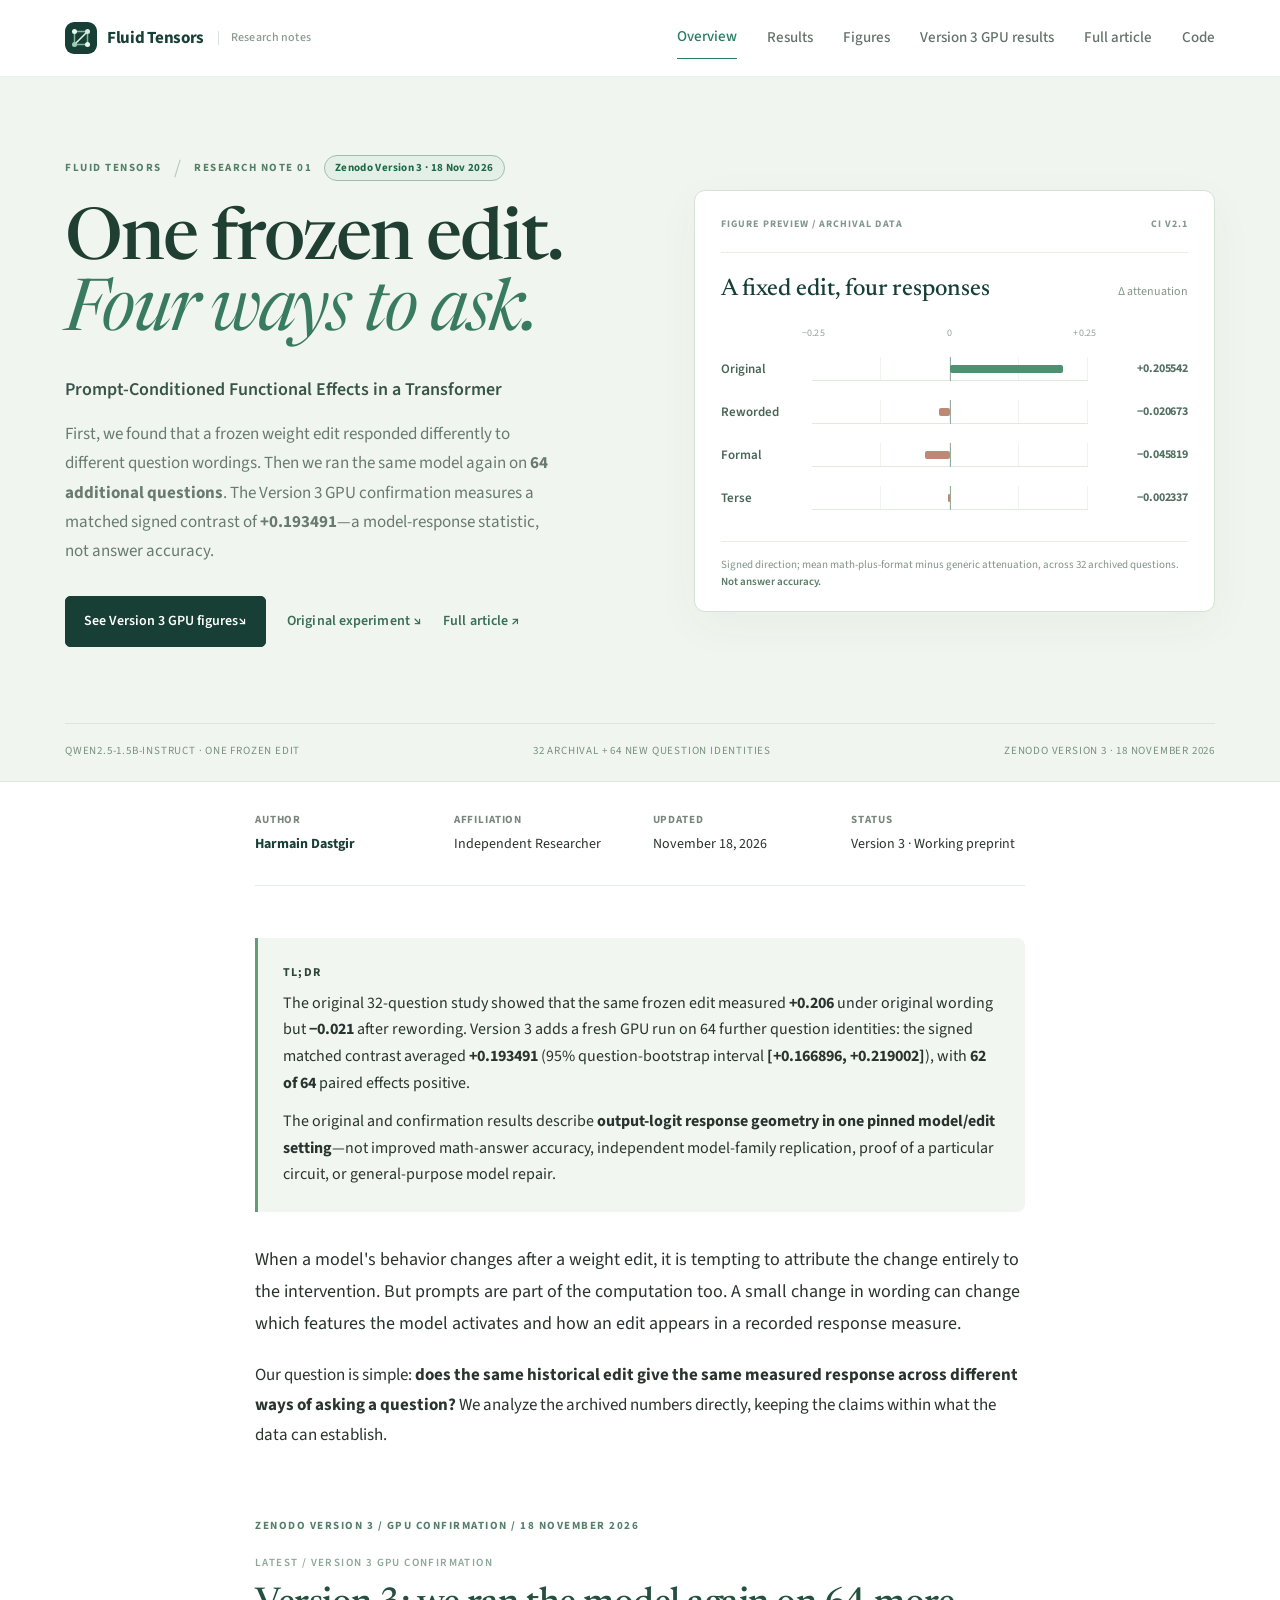
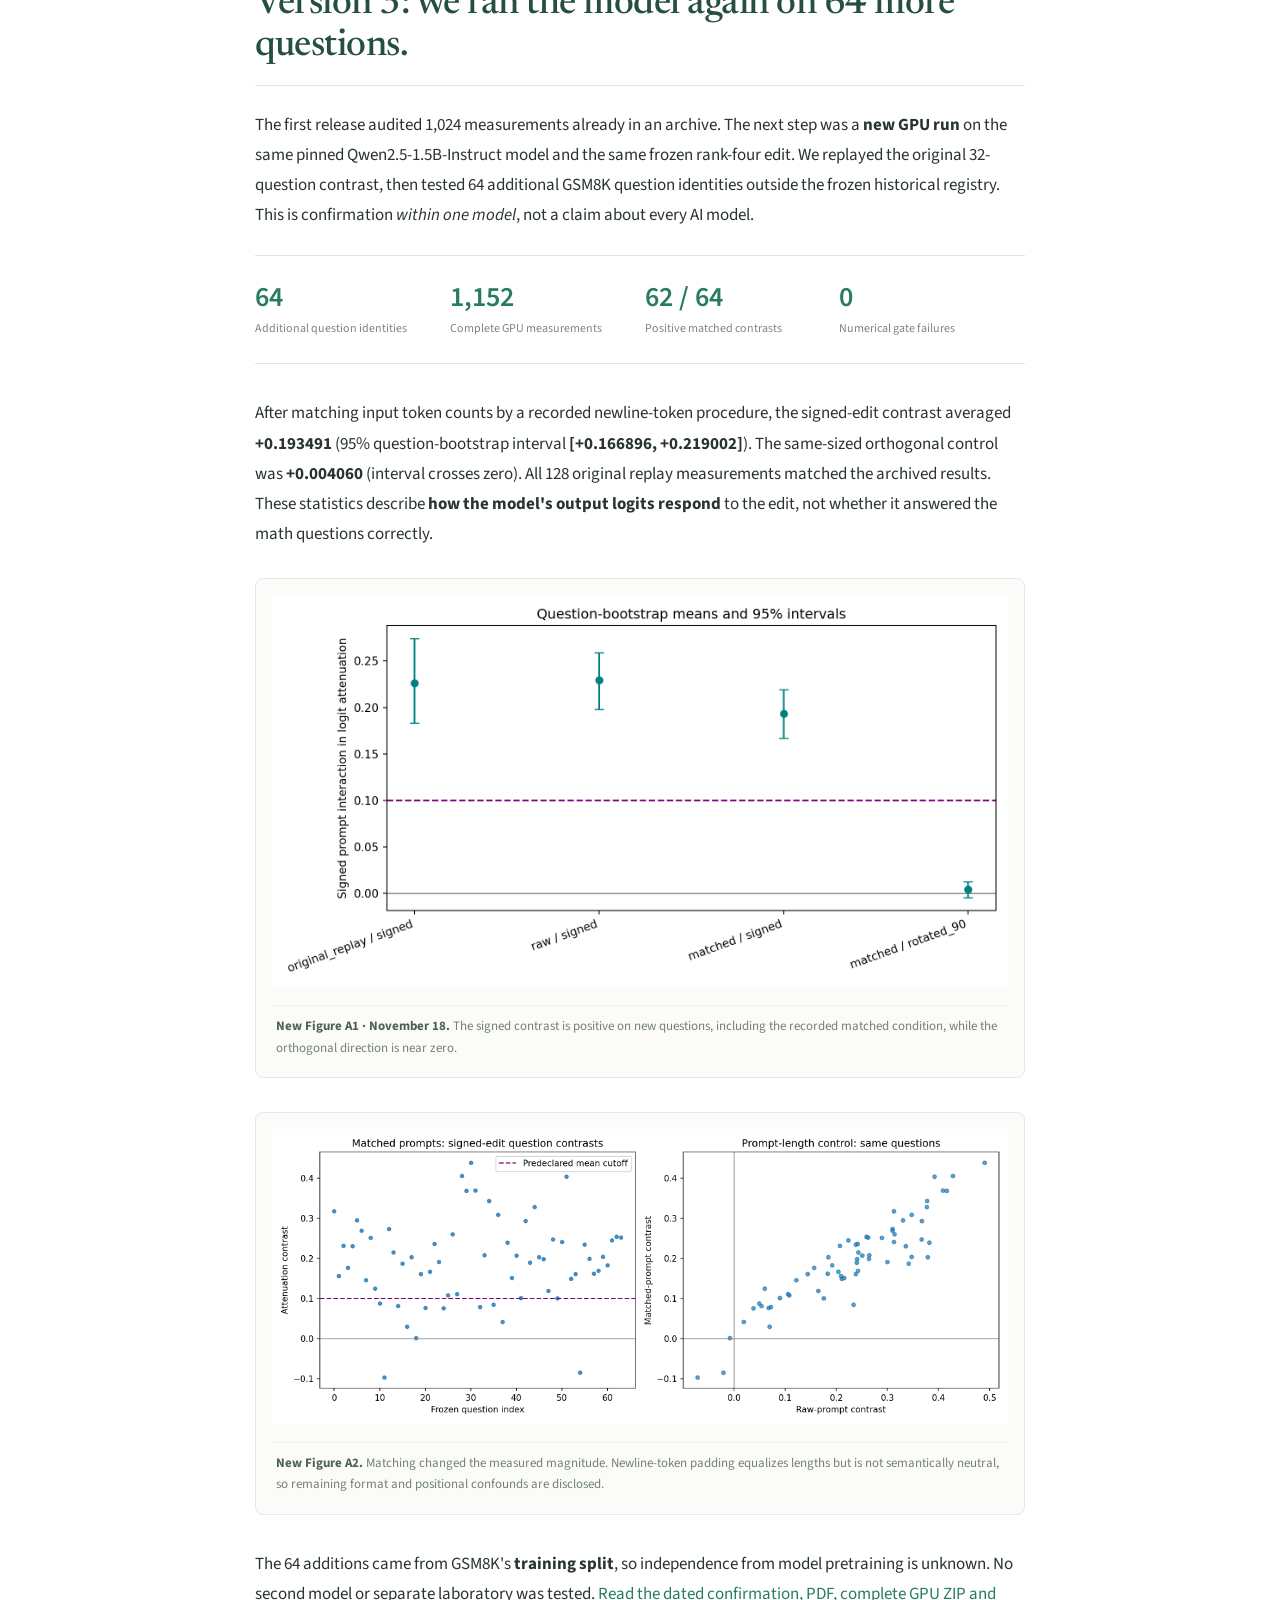
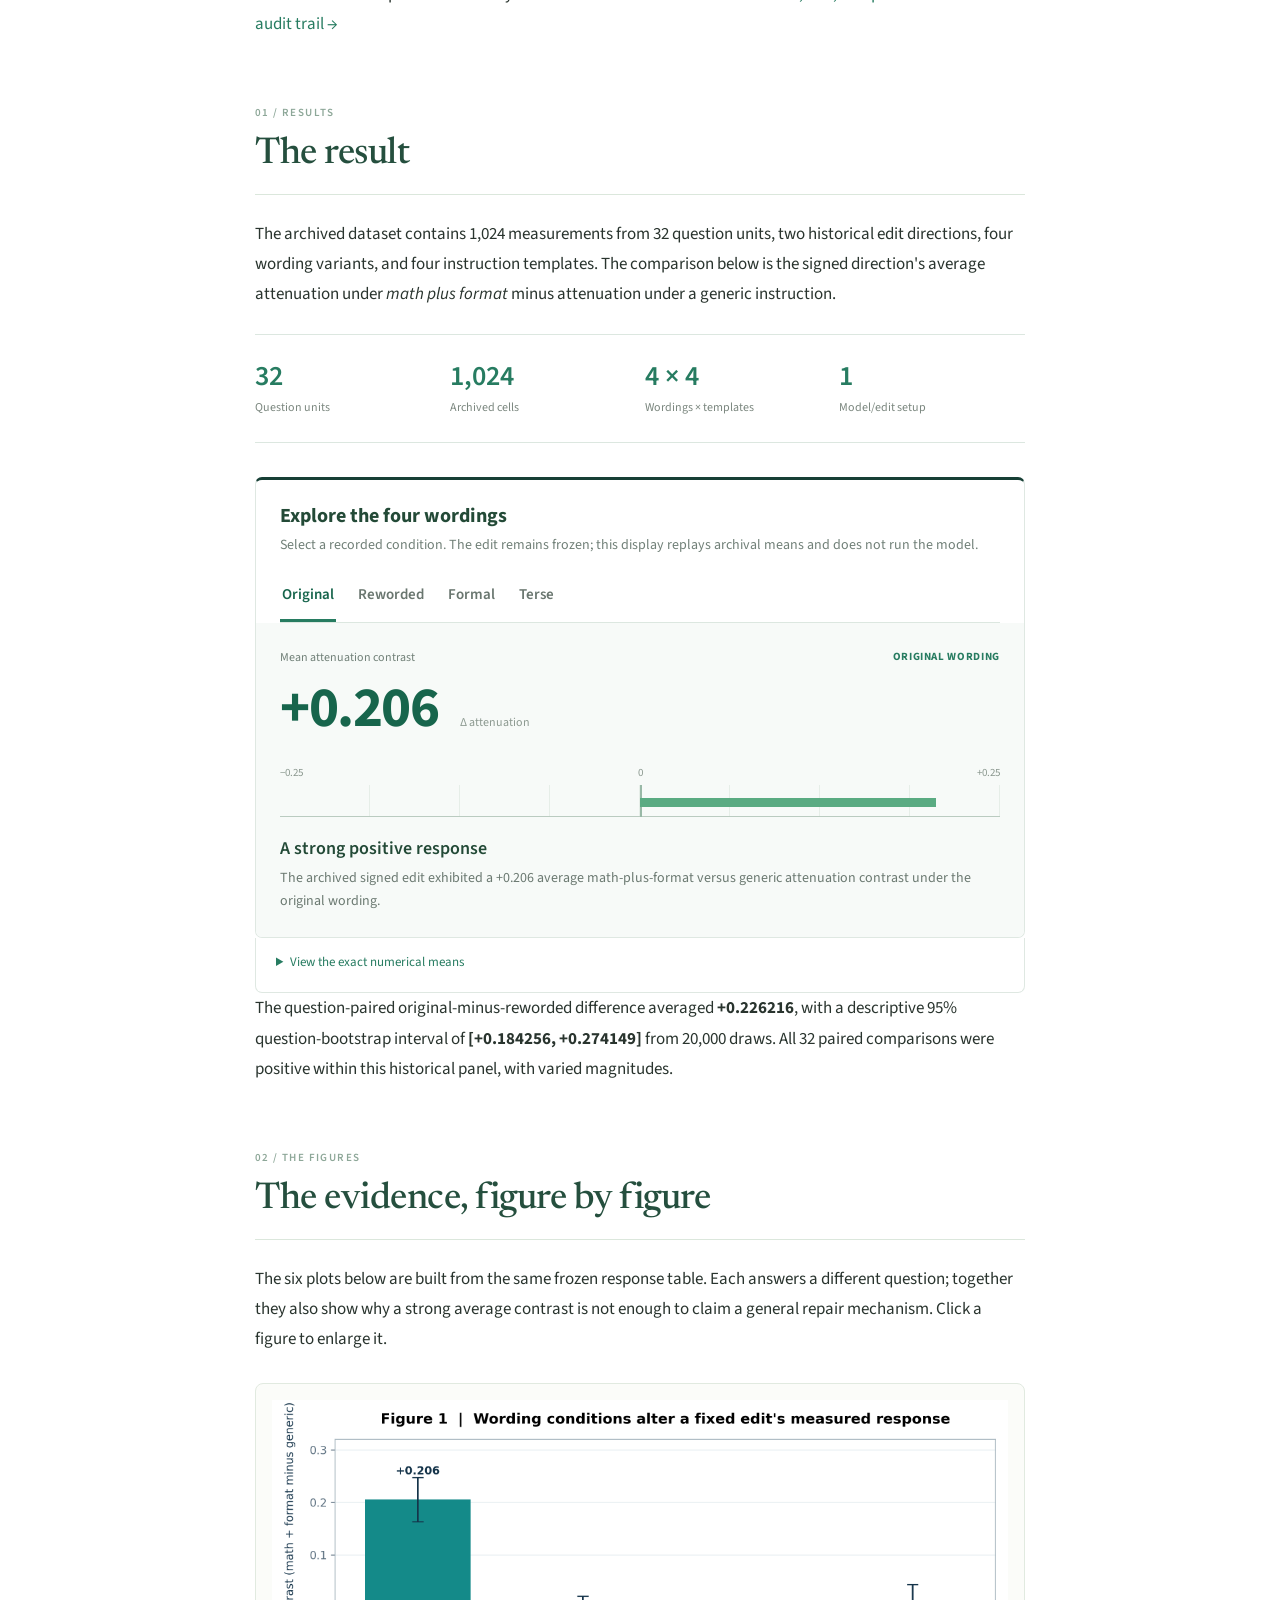
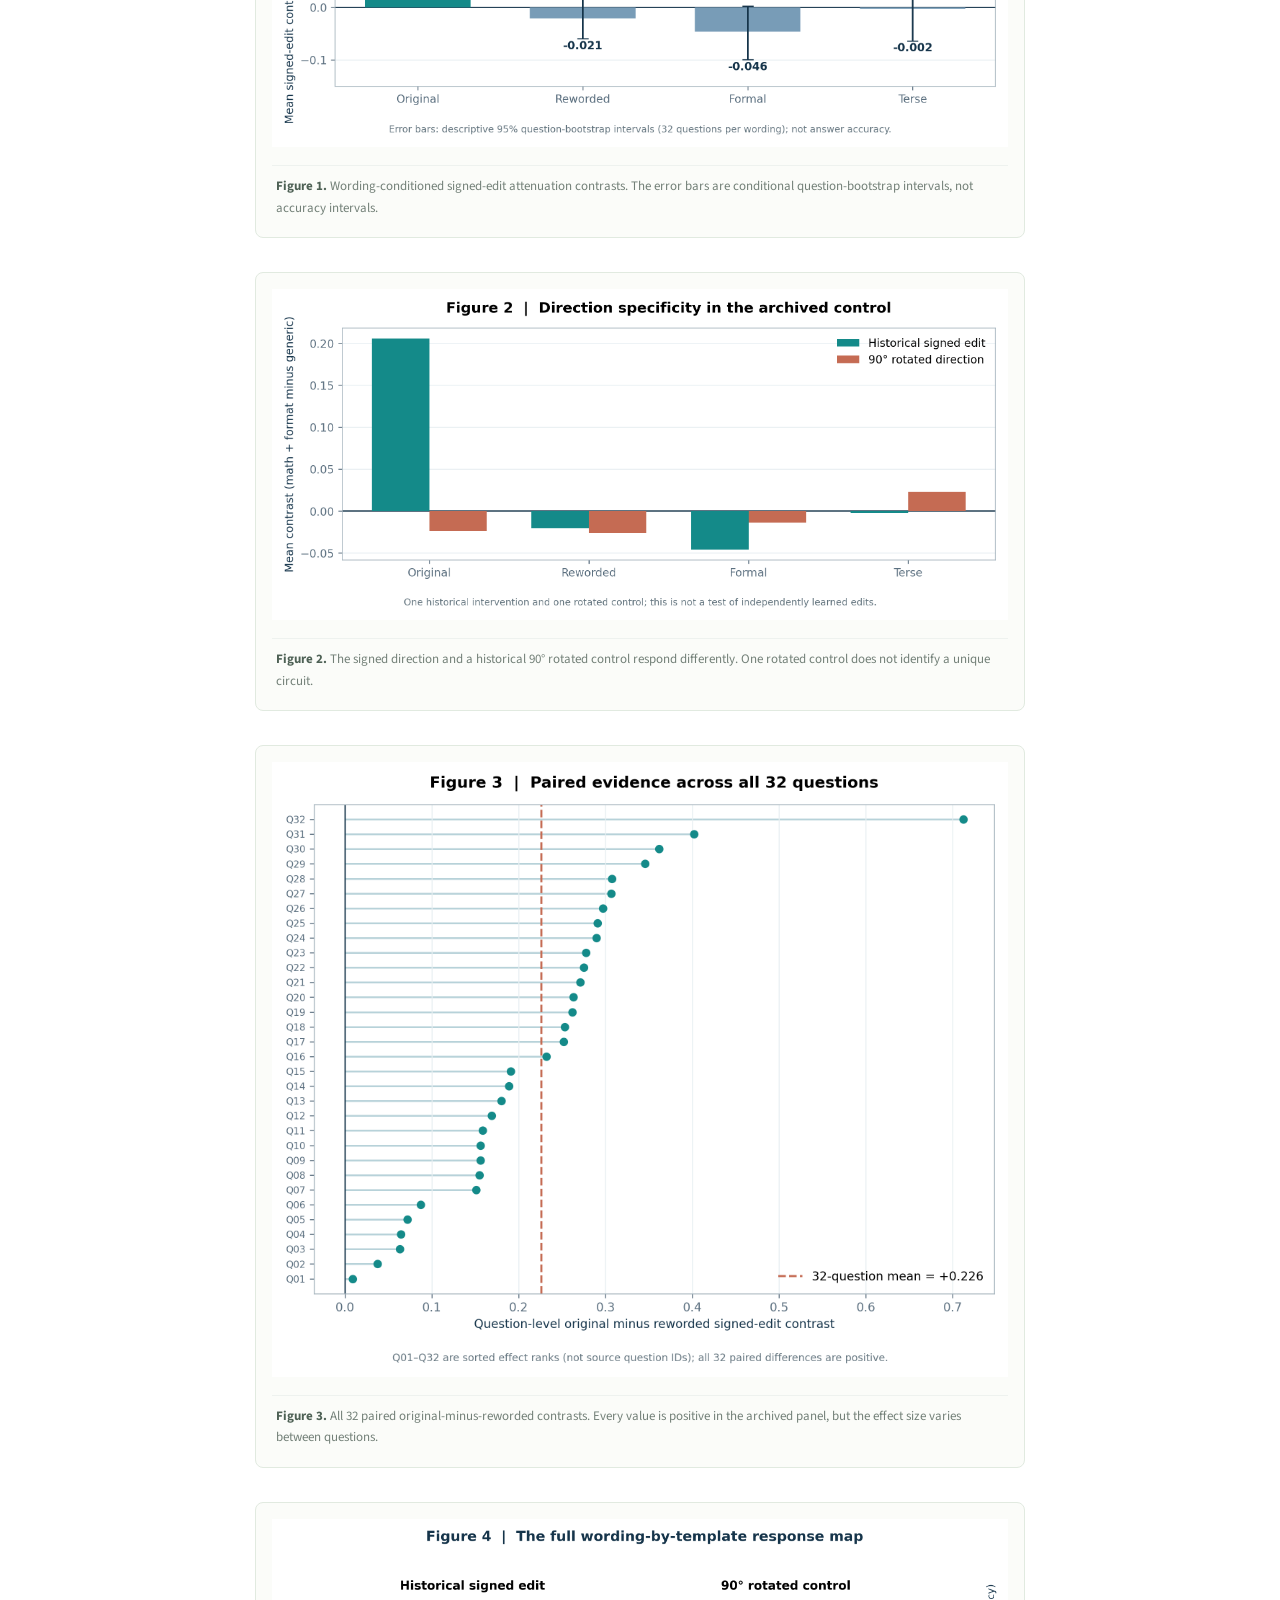
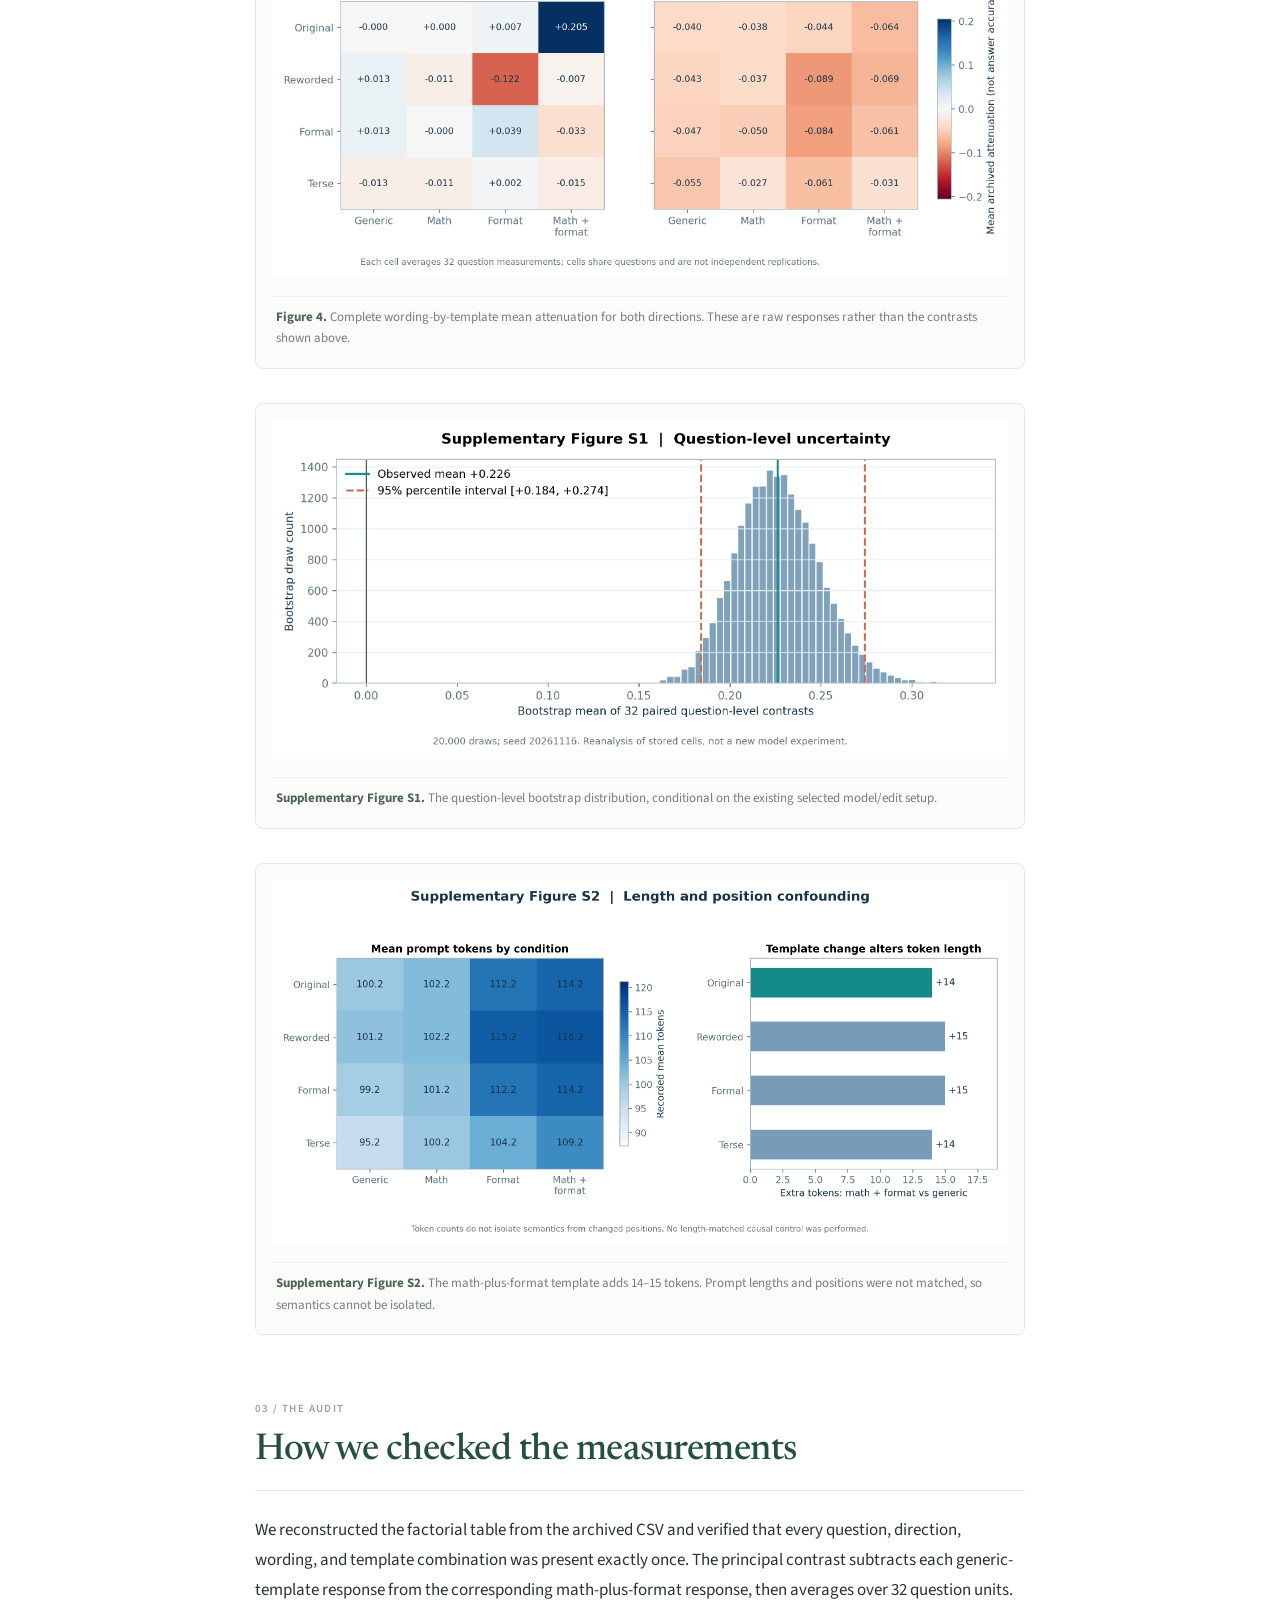
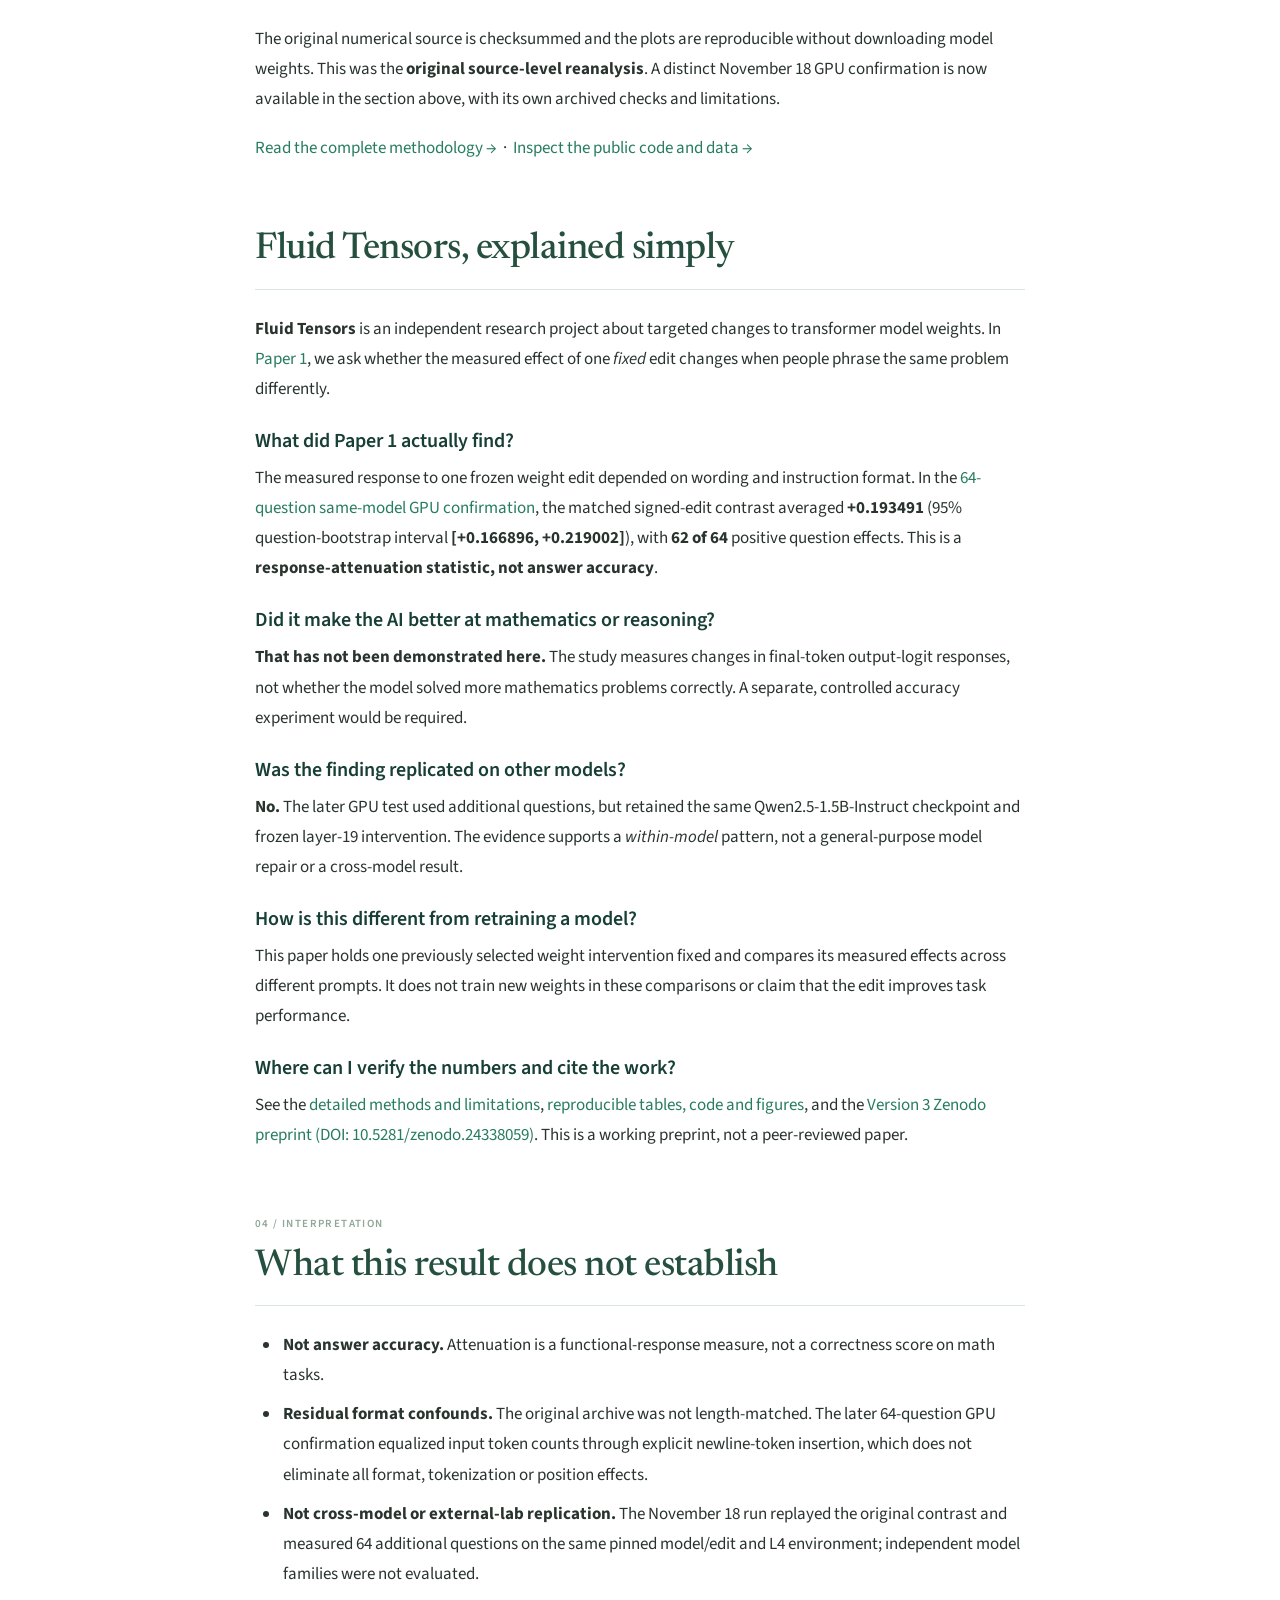
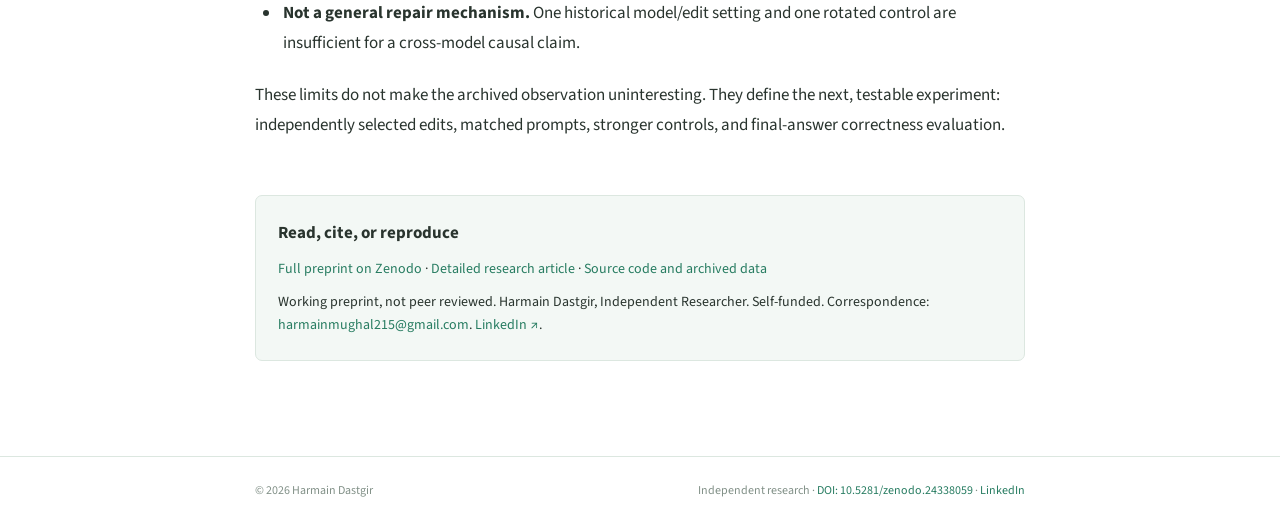
<file: docs/index.html>
<!doctype html>
<html lang="en">
<head>
  <meta charset="utf-8">
  <meta name="viewport" content="width=device-width, initial-scale=1">
  <meta name="google-site-verification" content="Unx2r4sbBdEu0k4Pp3xk49EcWY2MOZFkEbXJriiSrTY">
  <title>Fluid Tensors — One Frozen Edit, Four Ways to Ask | Paper 1</title>
  <meta name="description" content="Fluid Tensors Paper 1 examines how one frozen Qwen transformer weight edit responds to prompt wording. Explore the 64-question GPU confirmation, figures, code and limits.">
  <meta name="author" content="Harmain Dastgir">
  <meta name="theme-color" content="#f3f8f5">
  <meta name="robots" content="index, follow, max-image-preview:large">
  <link rel="canonical" href="https://harmain11.github.io/fluid-tensors/">
  <link rel="icon" type="image/x-icon" href="favicon.ico">
  <link rel="icon" type="image/svg+xml" href="assets/ft-mark.svg">
  <link rel="apple-touch-icon" href="apple-touch-icon.png">
  <link rel="manifest" href="site.webmanifest">
  <meta property="og:type" content="website">
  <meta property="og:title" content="Fluid Tensors — One Frozen Edit, Four Ways to Ask">
  <meta property="og:description" content="How much of a recorded transformer weight-editing effect survives a change in prompt wording? Read the analysis, eight figures and the new within-model GPU confirmation.">
  <meta property="og:url" content="https://harmain11.github.io/fluid-tensors/">
  <meta property="og:image" content="https://harmain11.github.io/fluid-tensors/assets/social-cover.png">
  <meta property="og:image:width" content="1280">
  <meta property="og:image:height" content="640">
  <meta property="og:image:alt" content="Fluid Tensors: One frozen edit, four ways to ask; four recorded functional attenuation contrasts.">
  <meta name="twitter:card" content="summary_large_image">
  <meta name="twitter:title" content="Fluid Tensors | One Frozen Edit, Four Ways to Ask">
  <meta name="twitter:description" content="32 archived questions, 64 additional GPU-evaluated questions, eight figures; response geometry, not math accuracy.">
  <meta name="twitter:image" content="https://harmain11.github.io/fluid-tensors/assets/social-cover.png">
  <script type="application/ld+json">
    {"@context":"https://schema.org","@type":"WebSite","name":"Fluid Tensors — Independent ML Research","url":"https://harmain11.github.io/fluid-tensors/","description":"Independent research into how one frozen transformer weight intervention changes its measured response across prompt wordings, with a 64-question within-model GPU confirmation.","inLanguage":"en","author":{"@type":"Person","name":"Harmain Dastgir","sameAs":"https://www.linkedin.com/in/harmain-mughal-7b1845379","affiliation":{"@type":"Organization","name":"Independent Researcher"}},"hasPart":{"@type":"ScholarlyArticle","headline":"One Frozen Edit, Four Ways to Ask: Prompt-Conditioned Functional Effects in a Transformer","identifier":"https://doi.org/10.5281/zenodo.24338059","url":"https://harmain11.github.io/fluid-tensors/papers/one-frozen-edit.html"}}
  </script>
  <link rel="modulepreload" href="study-data.mjs">
  <link rel="stylesheet" href="editorial.css?v=paper1-seo-20261118">
  <script type="module" src="site.js"></script>
</head>
<body class="home-page">
  <a class="skip-link" href="#main">Skip to content</a>
  <div class="reading-progress" id="readingProgress" aria-hidden="true"></div>
  <header class="site-header">
    <div class="shell nav-shell">
      <a class="brand" href="index.html"><img src="assets/ft-mark.svg" width="32" height="32" alt=""><span class="brand-wordmark">Fluid Tensors</span><span class="brand-qualifier">Research notes</span></a>
      <nav class="site-nav" id="primaryNav" aria-label="Main navigation">
        <a href="#overview" aria-current="page">Overview</a>
        <a href="#explore">Results</a>
        <a href="#evidence">Figures</a>
        <a href="#confirmation">Version 3 GPU results</a>
        <a href="papers/one-frozen-edit.html">Full article</a>
        <a href="https://github.com/Harmain11/fluid-tensors">Code</a>
      </nav>
      <button class="menu-toggle" type="button" aria-controls="primaryNav" aria-expanded="false" aria-label="Open navigation"><span></span><span></span></button>
    </div>
  </header>

  <main id="main">
    <section class="paper-hero" id="overview">
      <div class="shell hero-grid">
        <div class="hero-copy">
          <p class="paper-category">Fluid Tensors <span class="category-separator">/</span> Research note 01 <span class="release-badge">Zenodo Version 3 · 18 Nov 2026</span></p>
          <h1>One frozen edit.<br><em>Four ways to ask.</em></h1>
          <p class="paper-subtitle">Prompt-Conditioned Functional Effects in a Transformer</p>
          <p class="hero-intro">First, we found that a frozen weight edit responded differently to different question wordings. Then we ran the same model again on <strong>64 additional questions</strong>. The Version 3 GPU confirmation measures a matched signed contrast of <strong>+0.193491</strong>—a model-response statistic, not answer accuracy.</p>
          <div class="hero-actions"><a class="button button-primary" href="#confirmation">See Version 3 GPU figures <span aria-hidden="true">↘</span></a><a class="hero-text-link" href="#explore">Original experiment ↘</a><a class="hero-text-link" href="papers/one-frozen-edit.html">Full article ↗</a></div>
        </div>

        <figure class="hero-comparison" aria-label="Recorded signed-edit attenuation contrasts by original, reworded, formal, and terse question wording, not answer accuracy">
          <div class="hero-figure-head"><span>Figure preview / archival data</span><span>CI V2.1</span></div>
          <div class="hero-figure-title"><strong>A fixed edit, four responses</strong><span>Δ attenuation</span></div>
          <div class="hero-plot-scale"><span>−0.25</span><span>0</span><span>+0.25</span></div>
          <div class="hero-plot">
            <div class="hero-plot-row"><span>Original</span><div class="hero-plot-track"><i class="hero-zero"></i><b class="hero-positive" style="width:41.10849%"></b></div><strong>+0.205542</strong></div>
            <div class="hero-plot-row"><span>Reworded</span><div class="hero-plot-track"><i class="hero-zero"></i><b class="hero-negative" style="width:4.13466%"></b></div><strong>−0.020673</strong></div>
            <div class="hero-plot-row"><span>Formal</span><div class="hero-plot-track"><i class="hero-zero"></i><b class="hero-negative" style="width:9.16377%"></b></div><strong>−0.045819</strong></div>
            <div class="hero-plot-row"><span>Terse</span><div class="hero-plot-track"><i class="hero-zero"></i><b class="hero-negative" style="width:.46731%"></b></div><strong>−0.002337</strong></div>
          </div>
          <figcaption>Signed direction; mean math-plus-format minus generic attenuation, across 32 archived questions. <strong>Not answer accuracy.</strong></figcaption>
        </figure>
      </div>
      <div class="hero-bottom shell"><span>Qwen2.5-1.5B-Instruct · one frozen edit</span><span>32 archival + 64 new question identities</span><span>Zenodo Version 3 · 18 November 2026</span></div>
    </section>

    <div class="paper-meta reading-width">
      <div><span class="meta-label">Author</span><strong>Harmain Dastgir</strong></div>
      <div><span class="meta-label">Affiliation</span><span>Independent Researcher</span></div>
      <div><span class="meta-label">Updated</span><span>November 18, 2026</span></div>
      <div><span class="meta-label">Status</span><span>Version 3 · Working preprint</span></div>
    </div>

    <article class="reading-width research-prose">
      <aside class="tldr" aria-label="Summary of the research">
        <strong>TL;DR</strong>
        <p>The original 32-question study showed that the same frozen edit measured <strong>+0.206</strong> under original wording but <strong>−0.021</strong> after rewording. Version 3 adds a fresh GPU run on 64 further question identities: the signed matched contrast averaged <strong>+0.193491</strong> (95% question-bootstrap interval <strong>[+0.166896, +0.219002]</strong>), with <strong>62 of 64</strong> paired effects positive.</p>
        <p>The original and confirmation results describe <strong>output-logit response geometry in one pinned model/edit setting</strong>—not improved math-answer accuracy, independent model-family replication, proof of a particular circuit, or general-purpose model repair.</p>
      </aside>

      <p class="intro">When a model's behavior changes after a weight edit, it is tempting to attribute the change entirely to the intervention. But prompts are part of the computation too. A small change in wording can change which features the model activates and how an edit appears in a recorded response measure.</p>
      <p>Our question is simple: <strong>does the same historical edit give the same measured response across different ways of asking a question?</strong> We analyze the archived numbers directly, keeping the claims within what the data can establish.</p>

      <section id="confirmation" aria-labelledby="confirmation-heading">
        <p class="paper-category">Zenodo Version 3 / GPU confirmation / 18 November 2026</p>
        <h2 id="confirmation-heading">Version 3: we ran the model again on 64 more questions.</h2>
        <p>The first release audited 1,024 measurements already in an archive. The next step was a <strong>new GPU run</strong> on the same pinned Qwen2.5-1.5B-Instruct model and the same frozen rank-four edit. We replayed the original 32-question contrast, then tested 64 additional GSM8K question identities outside the frozen historical registry. This is confirmation <em>within one model</em>, not a claim about every AI model.</p>
        <div class="study-facts" aria-label="November 18 confirmation results">
          <div><strong>64</strong><span>Additional question identities</span></div>
          <div><strong>1,152</strong><span>Complete GPU measurements</span></div>
          <div><strong>62 / 64</strong><span>Positive matched contrasts</span></div>
          <div><strong>0</strong><span>Numerical gate failures</span></div>
        </div>
        <p>After matching input token counts by a recorded newline-token procedure, the signed-edit contrast averaged <strong>+0.193491</strong> (95% question-bootstrap interval <strong>[+0.166896, +0.219002]</strong>). The same-sized orthogonal control was <strong>+0.004060</strong> (interval crosses zero). All 128 original replay measurements matched the archived results. These statistics describe <strong>how the model's output logits respond</strong> to the edit, not whether it answered the math questions correctly.</p>
        <figure class="research-figure"><button type="button" data-figure-open aria-label="Enlarge new GPU confirmation comparison"><img src="assets/p1_confirmation_condition_contrasts.png" alt="New study: original replay, raw signed, token-count-matched signed and orthogonal control response contrasts with question-bootstrap 95 percent confidence intervals." loading="lazy"></button><figcaption><strong>New Figure A1 · November 18.</strong> The signed contrast is positive on new questions, including the recorded matched condition, while the orthogonal direction is near zero.</figcaption></figure>
        <figure class="research-figure"><button type="button" data-figure-open aria-label="Enlarge raw versus matched question comparisons"><img src="assets/p1_confirmation_matched_vs_raw.png" alt="New study: paired question-level response contrasts and scatterplot showing effect change between raw and token-count-matched prompts." loading="lazy"></button><figcaption><strong>New Figure A2.</strong> Matching changed the measured magnitude. Newline-token padding equalizes lengths but is not semantically neutral, so remaining format and positional confounds are disclosed.</figcaption></figure>
        <p>The 64 additions came from GSM8K's <strong>training split</strong>, so independence from model pretraining is unknown. No second model or separate laboratory was tested. <a href="https://github.com/Harmain11/fluid-tensors/tree/main/paper1-confirmation-2026-11-18">Read the dated confirmation, PDF, complete GPU ZIP and audit trail →</a></p>
      </section>

      <section id="explore" aria-labelledby="result-heading">
        <h2 id="result-heading">The result</h2>
        <p>The archived dataset contains 1,024 measurements from 32 question units, two historical edit directions, four wording variants, and four instruction templates. The comparison below is the signed direction's average attenuation under <em>math plus format</em> minus attenuation under a generic instruction.</p>

        <div class="study-facts" aria-label="Study at a glance">
          <div><strong>32</strong><span>Question units</span></div>
          <div><strong>1,024</strong><span>Archived cells</span></div>
          <div><strong>4 × 4</strong><span>Wordings × templates</span></div>
          <div><strong>1</strong><span>Model/edit setup</span></div>
        </div>

        <div class="experiment-panel" data-tone="positive">
          <div class="experiment-controls">
            <h3>Explore the four wordings</h3>
            <p>Select a recorded condition. The edit remains frozen; this display replays archival means and does not run the model.</p>
            <div class="wording-controls" role="group" aria-label="Select archived prompt wording">
              <button type="button" data-wording="original" aria-pressed="true">Original</button>
              <button type="button" data-wording="reworded" aria-pressed="false">Reworded</button>
              <button type="button" data-wording="formal" aria-pressed="false">Formal</button>
              <button type="button" data-wording="terse" aria-pressed="false">Terse</button>
            </div>
          </div>
          <div class="experiment-display">
            <div class="display-top"><span>Mean attenuation contrast</span><span id="wordingTag">ORIGINAL WORDING</span></div>
            <div class="reading-value"><output id="contrastOutput" aria-live="polite" aria-atomic="true">+0.206</output><span>Δ attenuation</span></div>
            <div class="axis-caption"><span>−0.25</span><span>0</span><span>+0.25</span></div>
            <div class="signed-track" role="img" aria-label="Original wording contrast, positive 0.206 on a scale from negative 0.25 to positive 0.25"><span class="track-center"></span><span id="contrastMeter" class="contrast-meter positive" style="width:41.10849%"></span></div>
            <h3 id="wordingHeading">A strong positive response</h3>
            <p id="wordingDescription">The archived signed edit exhibited a +0.206 average math-plus-format versus generic attenuation contrast under the original wording.</p>
          </div>
        </div>

        <details class="data-details">
          <summary>View the exact numerical means</summary>
          <table id="dataset-fallback">
            <caption>Signed edit, math-plus-format minus generic attenuation</caption>
            <thead><tr><th scope="col">Wording</th><th scope="col">Mean contrast</th></tr></thead>
            <tbody><tr><td>Original</td><td>+0.205542</td></tr><tr><td>Reworded</td><td>−0.020673</td></tr><tr><td>Formal</td><td>−0.045819</td></tr><tr><td>Terse</td><td>−0.002337</td></tr></tbody>
          </table>
        </details>

        <p>The question-paired original-minus-reworded difference averaged <strong>+0.226216</strong>, with a descriptive 95% question-bootstrap interval of <strong>[+0.184256, +0.274149]</strong> from 20,000 draws. All 32 paired comparisons were positive within this historical panel, with varied magnitudes.</p>
      </section>

      <section id="evidence" aria-labelledby="figures-heading">
        <h2 id="figures-heading">The evidence, figure by figure</h2>
        <p>The six plots below are built from the same frozen response table. Each answers a different question; together they also show why a strong average contrast is not enough to claim a general repair mechanism. Click a figure to enlarge it.</p>

        <figure class="research-figure"><button type="button" data-figure-open aria-label="Enlarge Figure 1"><img src="assets/figure01_wording_mean_with_ci.png" alt="Wording-dependent signed-edit attenuation means with question-level bootstrap intervals" loading="lazy"></button><figcaption><strong>Figure 1.</strong> Wording-conditioned signed-edit attenuation contrasts. The error bars are conditional question-bootstrap intervals, not accuracy intervals.</figcaption></figure>
        <figure class="research-figure"><button type="button" data-figure-open aria-label="Enlarge Figure 2"><img src="assets/figure02_direction_control.png" alt="Signed edit direction and ninety-degree rotated control across four wordings" loading="lazy"></button><figcaption><strong>Figure 2.</strong> The signed direction and a historical 90° rotated control respond differently. One rotated control does not identify a unique circuit.</figcaption></figure>
        <figure class="research-figure"><button type="button" data-figure-open aria-label="Enlarge Figure 3"><img src="assets/figure03_question_level_paired_effects.png" alt="Thirty-two paired question-level original-minus-reworded attenuation effects" loading="lazy"></button><figcaption><strong>Figure 3.</strong> All 32 paired original-minus-reworded contrasts. Every value is positive in the archived panel, but the effect size varies between questions.</figcaption></figure>
        <figure class="research-figure"><button type="button" data-figure-open aria-label="Enlarge Figure 4"><img src="assets/figure04_factorial_response_heatmaps.png" alt="Complete mean attenuation heatmaps by wording and instruction template for both directions" loading="lazy"></button><figcaption><strong>Figure 4.</strong> Complete wording-by-template mean attenuation for both directions. These are raw responses rather than the contrasts shown above.</figcaption></figure>
        <figure class="research-figure"><button type="button" data-figure-open aria-label="Enlarge Supplementary Figure S1"><img src="assets/figureS1_bootstrap_distribution.png" alt="Distribution of twenty thousand question-level bootstrap mean estimates" loading="lazy"></button><figcaption><strong>Supplementary Figure S1.</strong> The question-level bootstrap distribution, conditional on the existing selected model/edit setup.</figcaption></figure>
        <figure class="research-figure"><button type="button" data-figure-open aria-label="Enlarge Supplementary Figure S2"><img src="assets/figureS2_prompt_token_diagnostics.png" alt="Prompt token lengths reveal different instruction lengths and positions" loading="lazy"></button><figcaption><strong>Supplementary Figure S2.</strong> The math-plus-format template adds 14–15 tokens. Prompt lengths and positions were not matched, so semantics cannot be isolated.</figcaption></figure>
      </section>

      <section id="methods" aria-labelledby="methods-heading">
        <h2 id="methods-heading">How we checked the measurements</h2>
        <p>We reconstructed the factorial table from the archived CSV and verified that every question, direction, wording, and template combination was present exactly once. The principal contrast subtracts each generic-template response from the corresponding math-plus-format response, then averages over 32 question units.</p>
        <p>The original numerical source is checksummed and the plots are reproducible without downloading model weights. This was the <strong>original source-level reanalysis</strong>. A distinct November 18 GPU confirmation is now available in the section above, with its own archived checks and limitations.</p>
        <p><a href="papers/one-frozen-edit.html#methods">Read the complete methodology →</a> &nbsp;·&nbsp; <a href="https://github.com/Harmain11/fluid-tensors">Inspect the public code and data →</a></p>
      </section>

      <section id="questions" aria-labelledby="questions-heading">
        <h2 id="questions-heading">Fluid Tensors, explained simply</h2>
        <p><strong>Fluid Tensors</strong> is an independent research project about targeted changes to transformer model weights. In <a href="papers/one-frozen-edit.html">Paper 1</a>, we ask whether the measured effect of one <em>fixed</em> edit changes when people phrase the same problem differently.</p>
        <h3>What did Paper 1 actually find?</h3>
        <p>The measured response to one frozen weight edit depended on wording and instruction format. In the <a href="#confirmation">64-question same-model GPU confirmation</a>, the matched signed-edit contrast averaged <strong>+0.193491</strong> (95% question-bootstrap interval <strong>[+0.166896, +0.219002]</strong>), with <strong>62 of 64</strong> positive question effects. This is a <strong>response-attenuation statistic, not answer accuracy</strong>.</p>
        <h3>Did it make the AI better at mathematics or reasoning?</h3>
        <p><strong>That has not been demonstrated here.</strong> The study measures changes in final-token output-logit responses, not whether the model solved more mathematics problems correctly. A separate, controlled accuracy experiment would be required.</p>
        <h3>Was the finding replicated on other models?</h3>
        <p><strong>No.</strong> The later GPU test used additional questions, but retained the same Qwen2.5-1.5B-Instruct checkpoint and frozen layer-19 intervention. The evidence supports a <em>within-model</em> pattern, not a general-purpose model repair or a cross-model result.</p>
        <h3>How is this different from retraining a model?</h3>
        <p>This paper holds one previously selected weight intervention fixed and compares its measured effects across different prompts. It does not train new weights in these comparisons or claim that the edit improves task performance.</p>
        <h3>Where can I verify the numbers and cite the work?</h3>
        <p>See the <a href="papers/one-frozen-edit.html">detailed methods and limitations</a>, <a href="https://github.com/Harmain11/fluid-tensors">reproducible tables, code and figures</a>, and the <a href="https://doi.org/10.5281/zenodo.24338059">Version 3 Zenodo preprint (DOI: 10.5281/zenodo.24338059)</a>. This is a working preprint, not a peer-reviewed paper.</p>
      </section>

      <section id="limitations" aria-labelledby="limits-heading">
        <h2 id="limits-heading">What this result does not establish</h2>
        <ul>
          <li><strong>Not answer accuracy.</strong> Attenuation is a functional-response measure, not a correctness score on math tasks.</li>
          <li><strong>Residual format confounds.</strong> The original archive was not length-matched. The later 64-question GPU confirmation equalized input token counts through explicit newline-token insertion, which does not eliminate all format, tokenization or position effects.</li>
          <li><strong>Not cross-model or external-lab replication.</strong> The November 18 run replayed the original contrast and measured 64 additional questions on the same pinned model/edit and L4 environment; independent model families were not evaluated.</li>
          <li><strong>Not a general repair mechanism.</strong> One historical model/edit setting and one rotated control are insufficient for a cross-model causal claim.</li>
        </ul>
        <p>These limits do not make the archived observation uninteresting. They define the next, testable experiment: independently selected edits, matched prompts, stronger controls, and final-answer correctness evaluation.</p>
      </section>

      <aside class="end-note">
        <strong>Read, cite, or reproduce</strong>
        <p><a href="https://doi.org/10.5281/zenodo.24338059">Full preprint on Zenodo</a> · <a href="papers/one-frozen-edit.html">Detailed research article</a> · <a href="https://github.com/Harmain11/fluid-tensors">Source code and archived data</a></p>
        <p>Working preprint, not peer reviewed. Harmain Dastgir, Independent Researcher. Self-funded. Correspondence: <a href="mailto:harmainmughal215@gmail.com">harmainmughal215@gmail.com</a>. <a href="https://www.linkedin.com/in/harmain-mughal-7b1845379" target="_blank" rel="noopener noreferrer">LinkedIn ↗</a>.</p>
      </aside>
    </article>
  </main>

  <footer class="site-footer"><div class="reading-width"><span>© 2026 Harmain Dastgir</span><span>Independent research · <a href="https://doi.org/10.5281/zenodo.24338059">DOI: 10.5281/zenodo.24338059</a> · <a href="https://www.linkedin.com/in/harmain-mughal-7b1845379" target="_blank" rel="noopener noreferrer">LinkedIn</a></span></div></footer>
  <dialog class="figure-dialog" id="figureDialog" aria-labelledby="figureDialogTitle"><div class="figure-dialog-header"><span id="figureDialogTitle">Research figure</span><button type="button" data-dialog-close aria-label="Close enlarged figure">Close ×</button></div><img id="figureDialogImage" alt=""><p id="figureDialogCaption"></p></dialog>
</body>
</html>
</file>
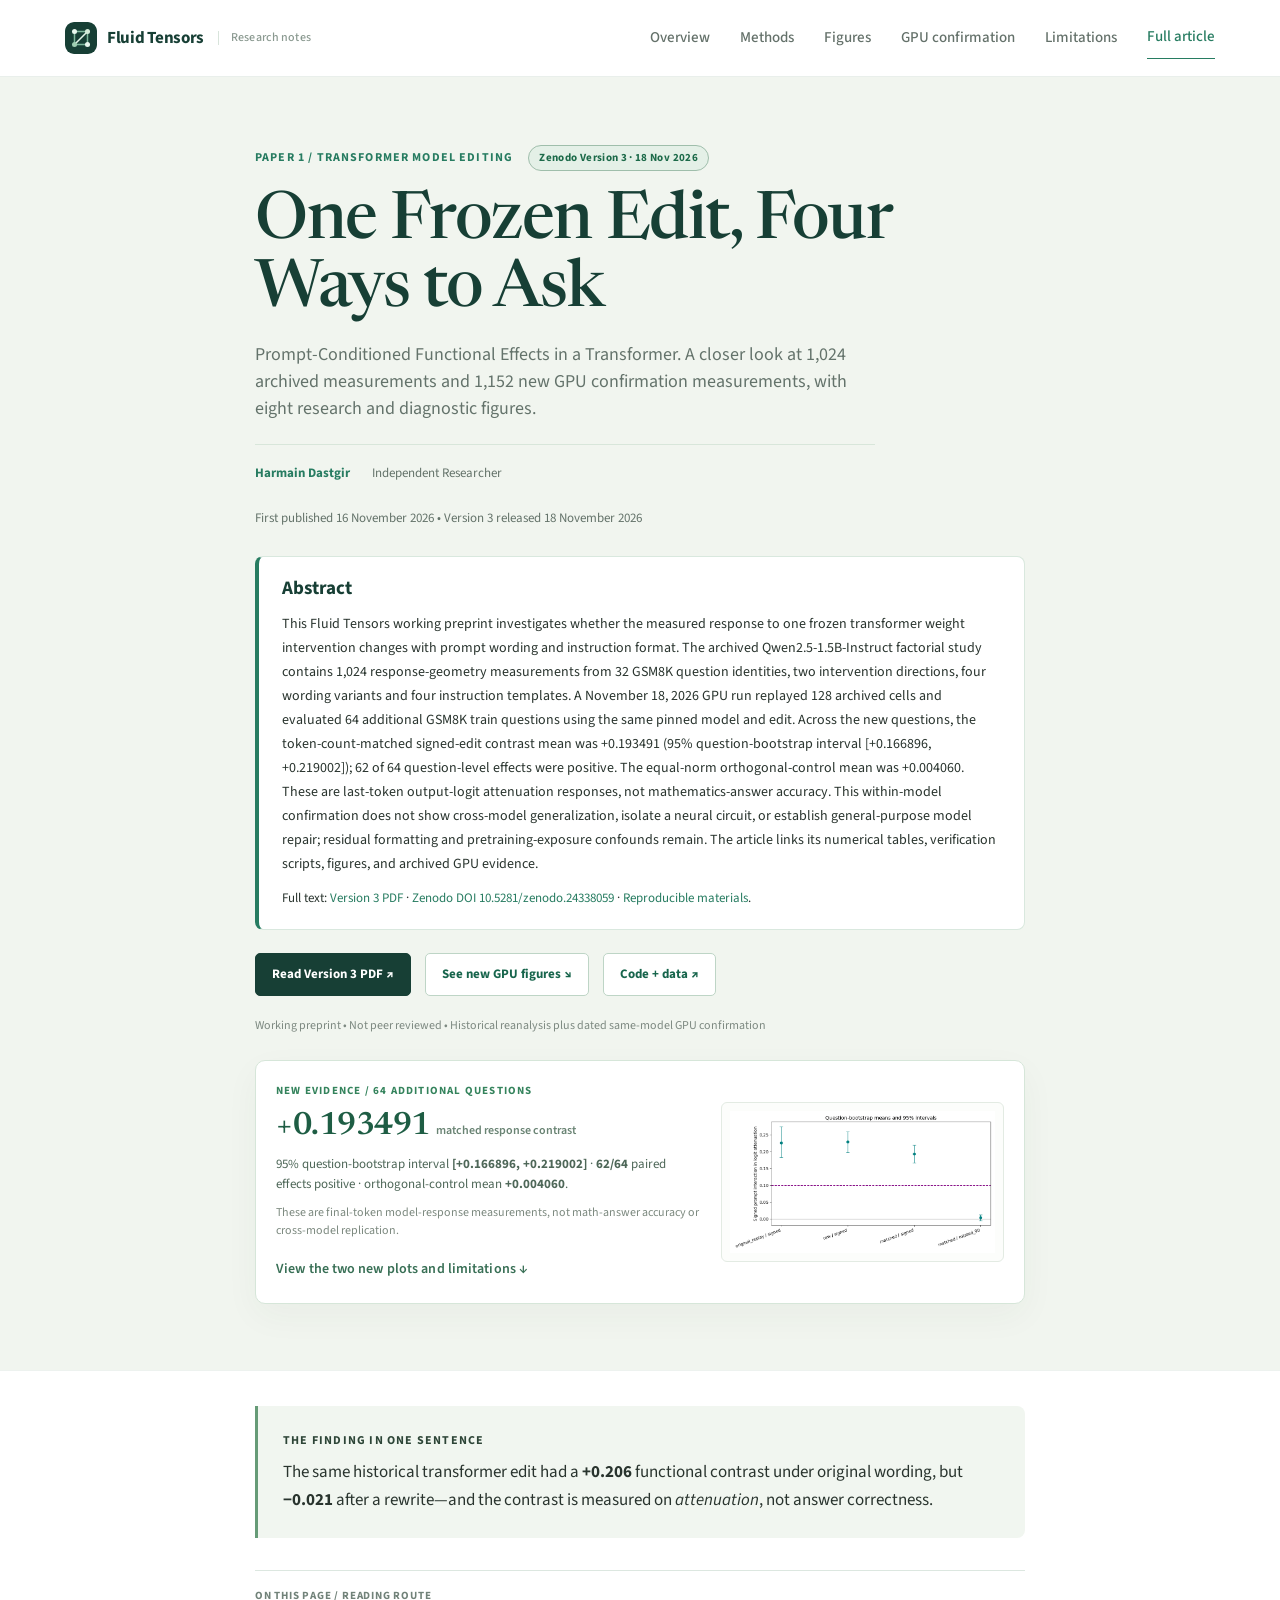
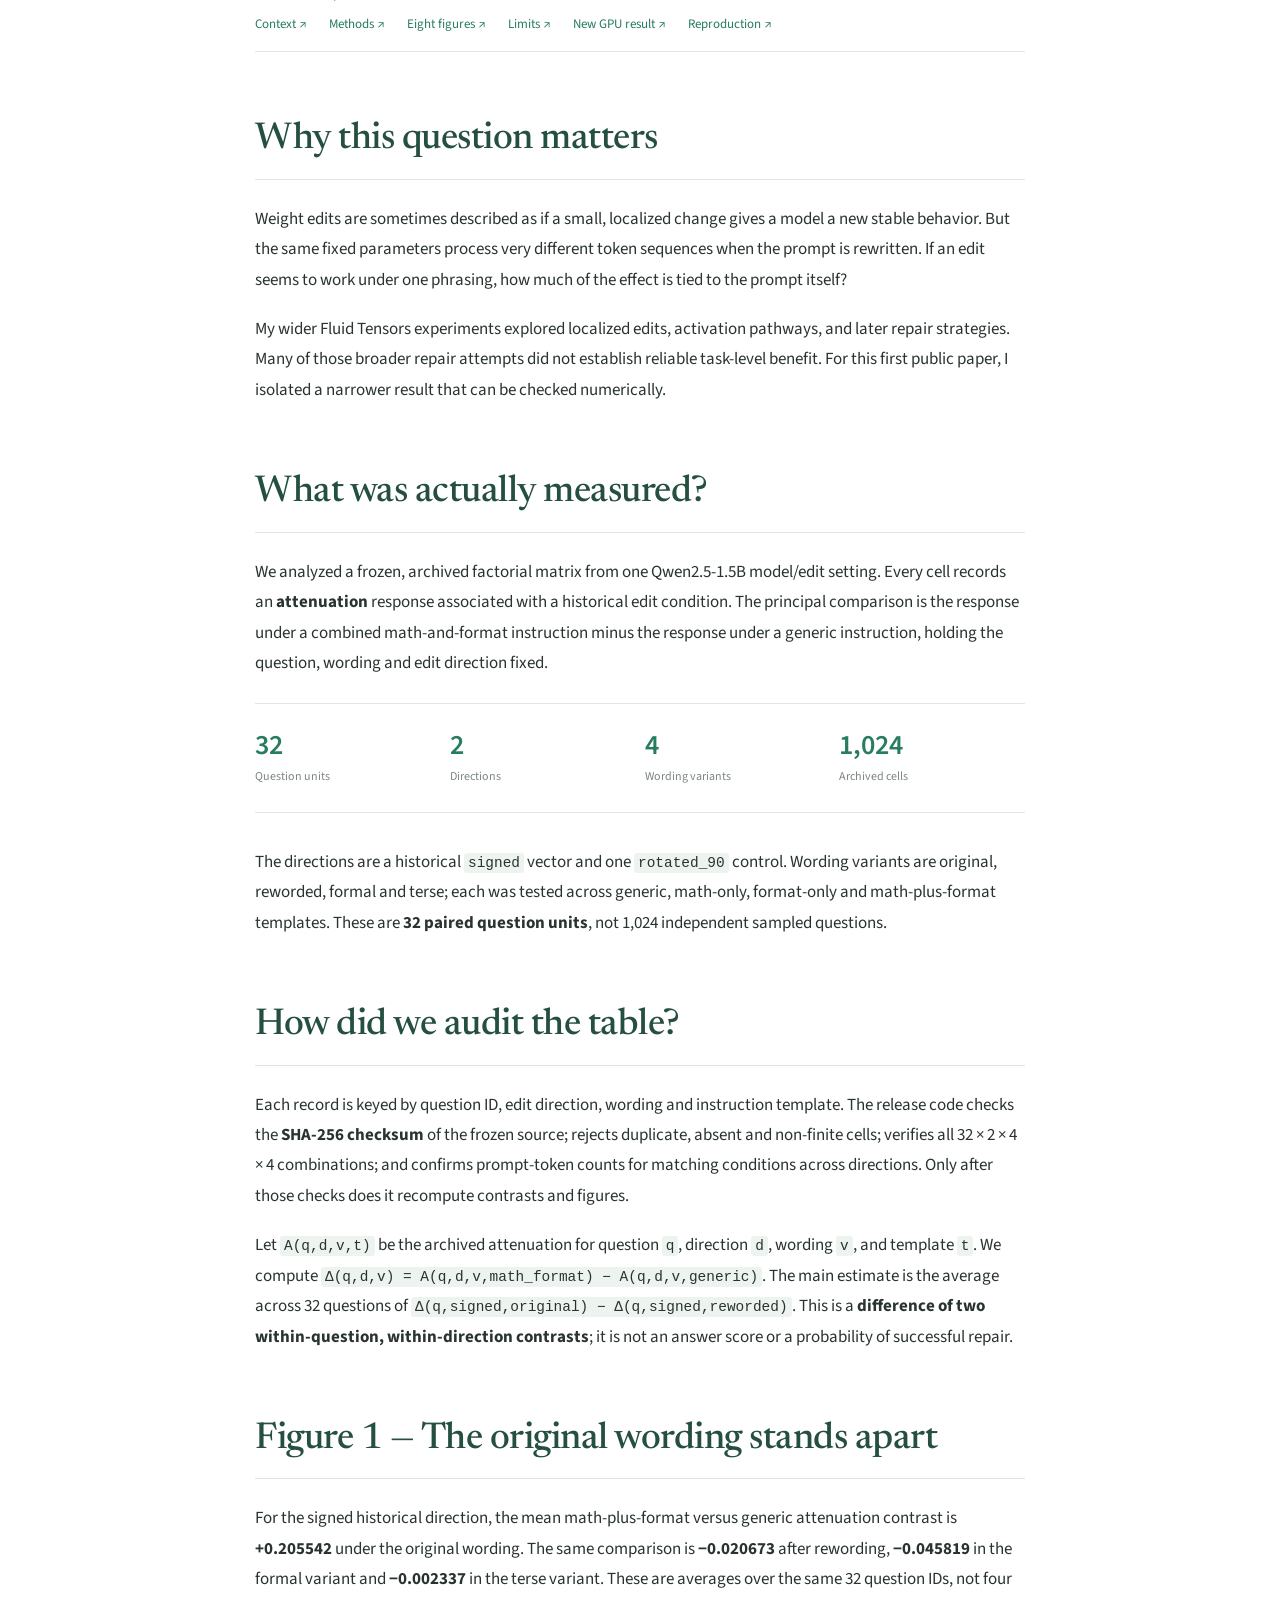
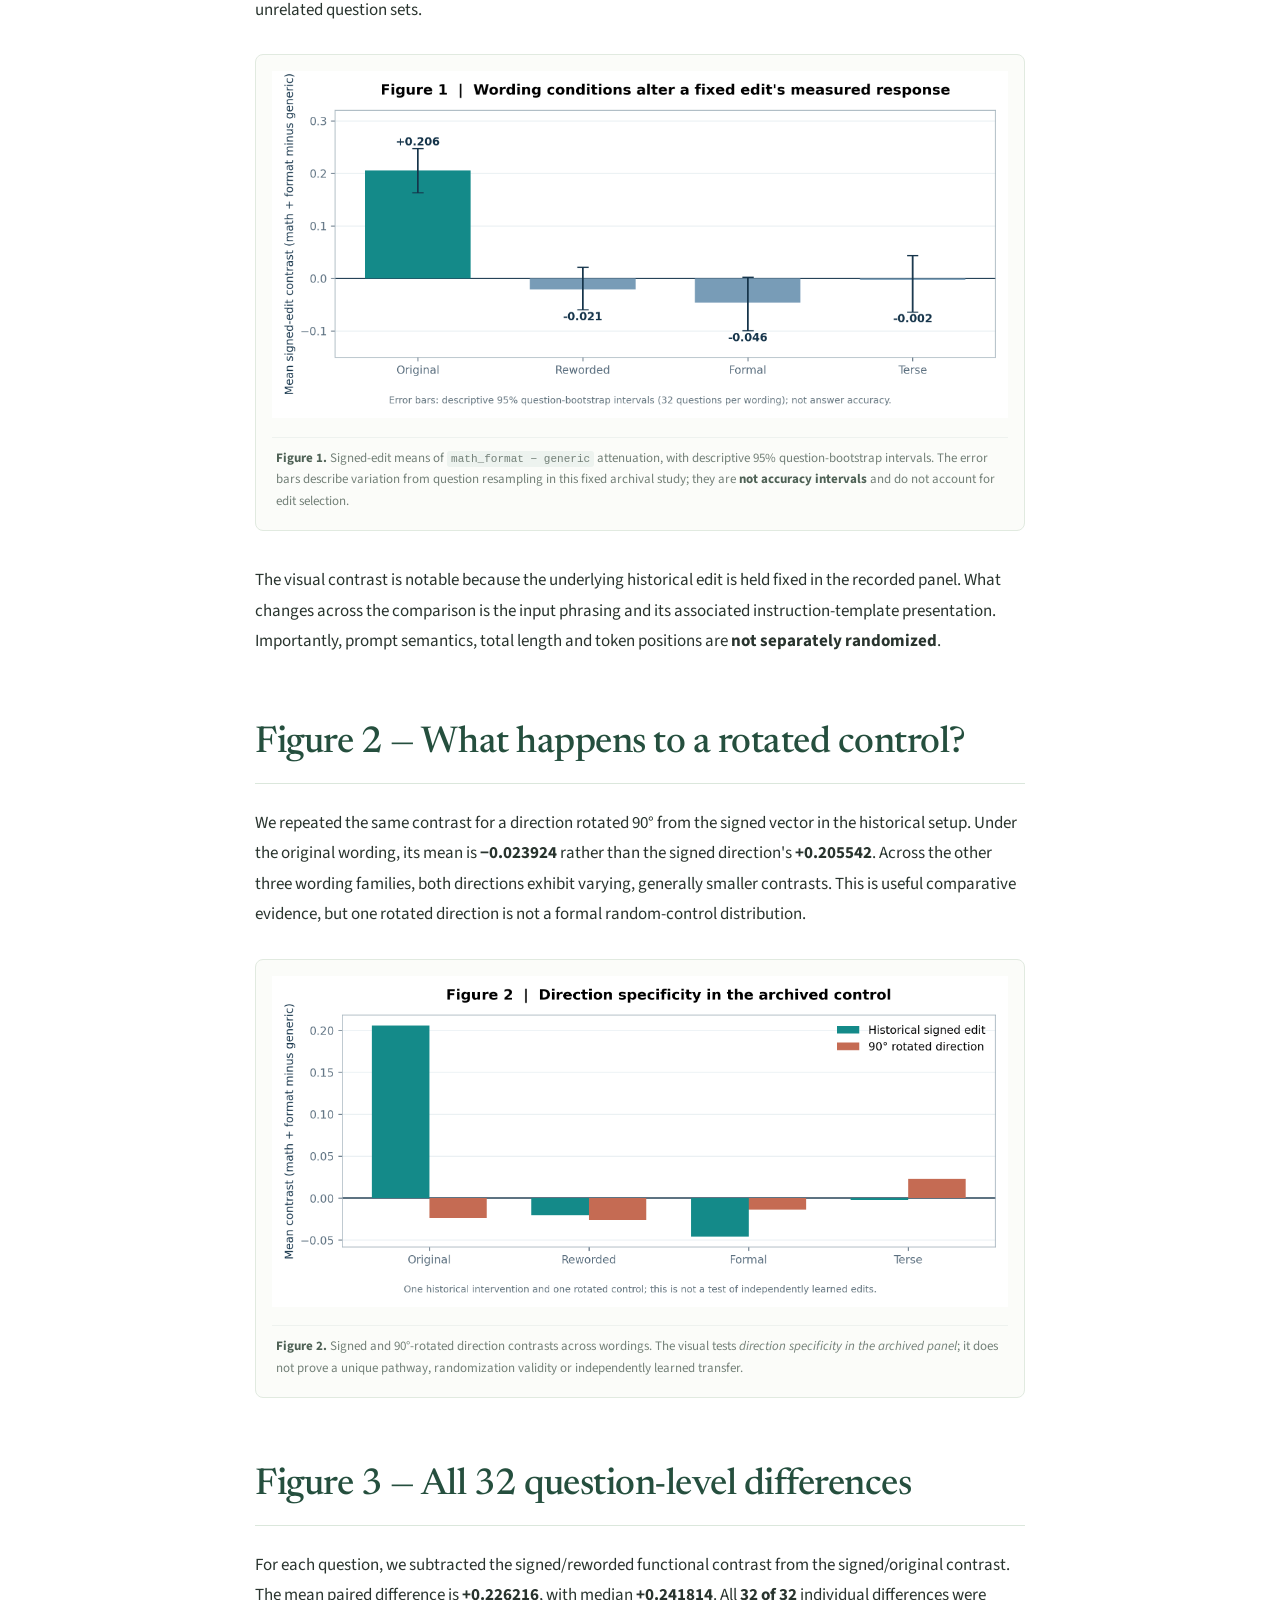
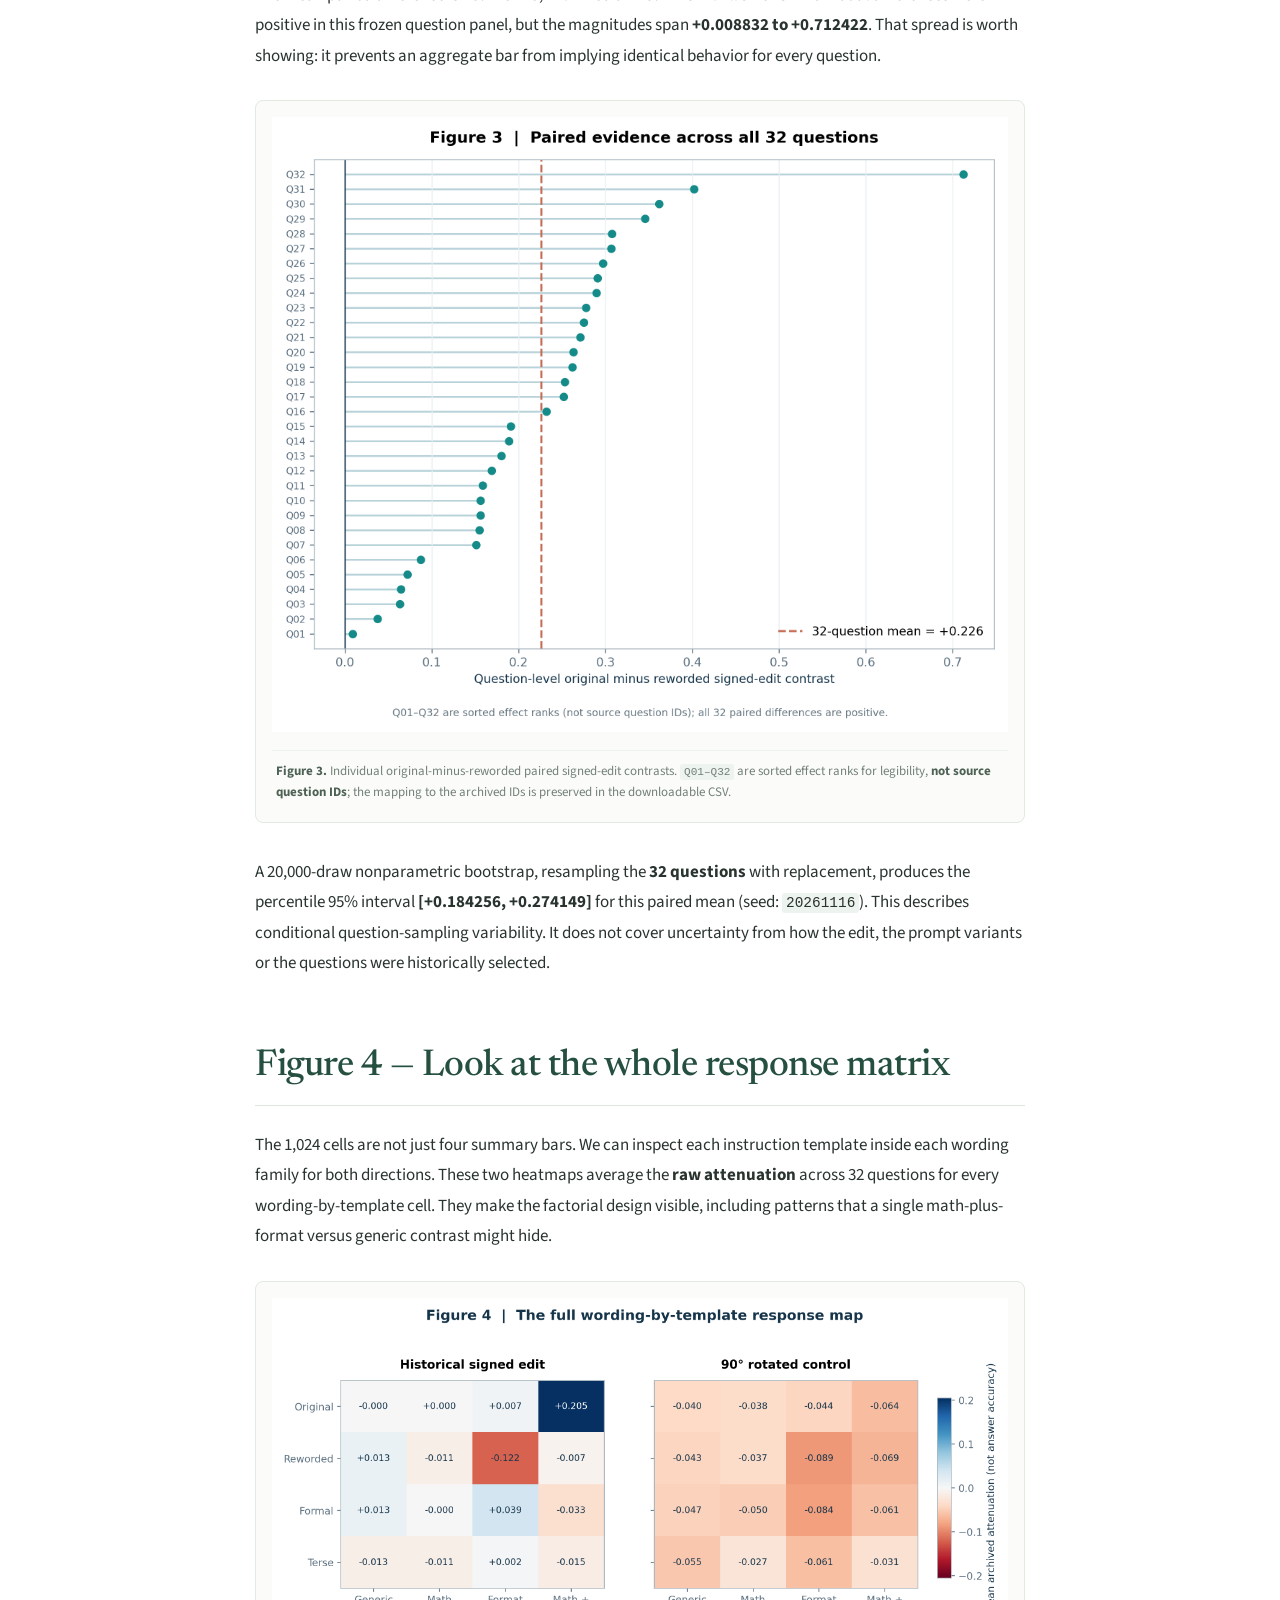
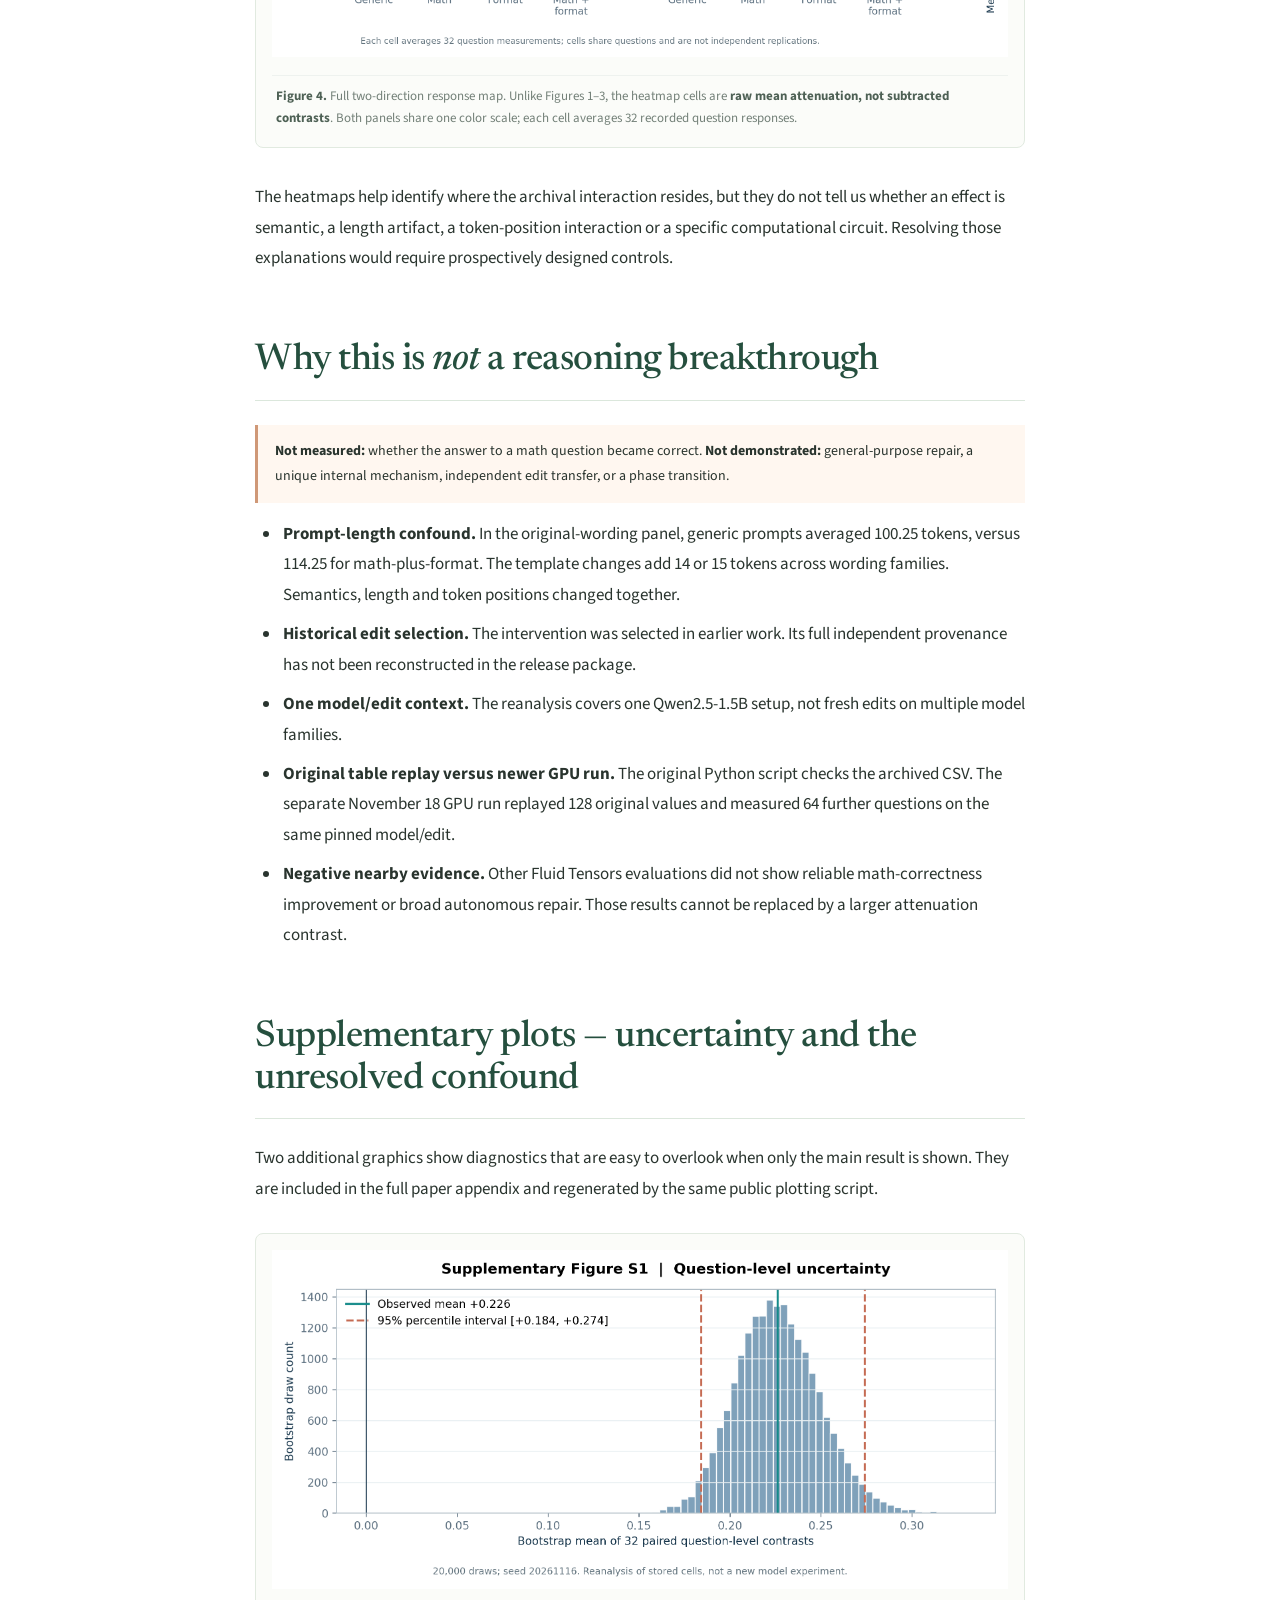
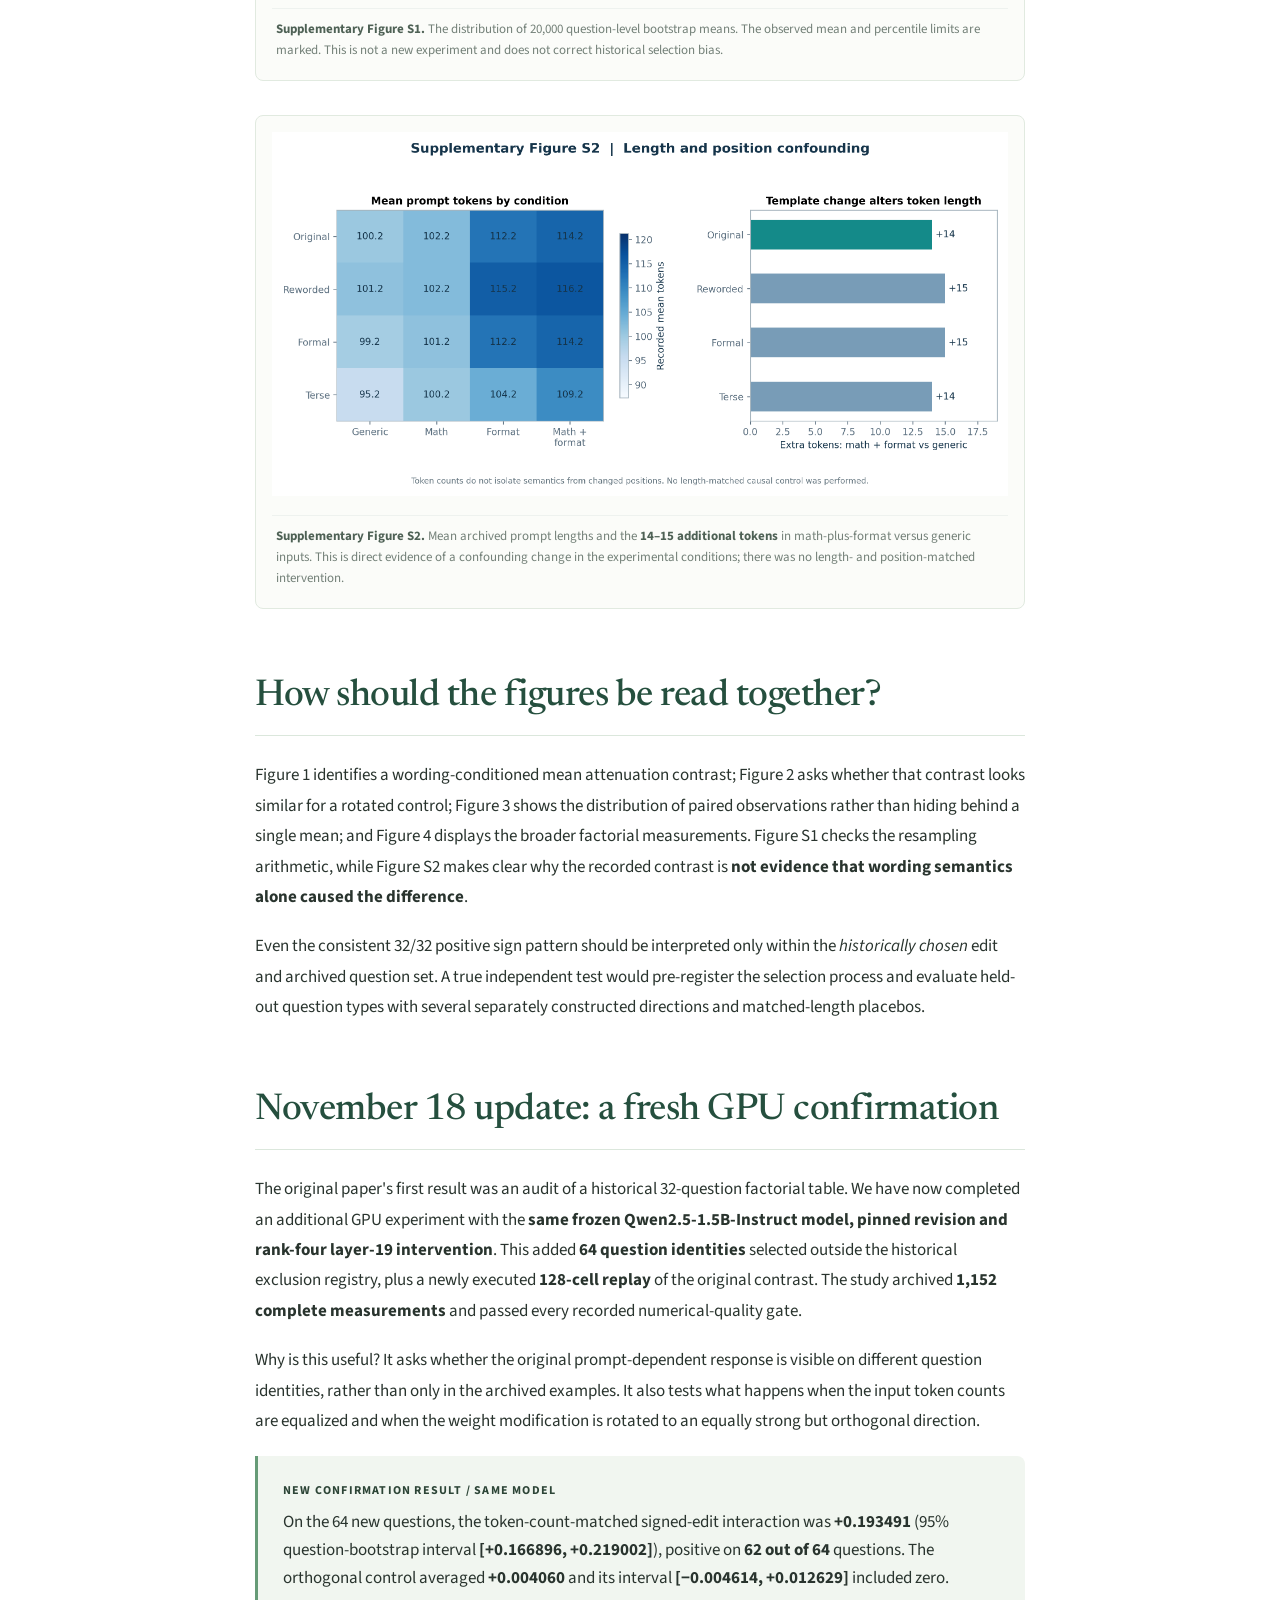
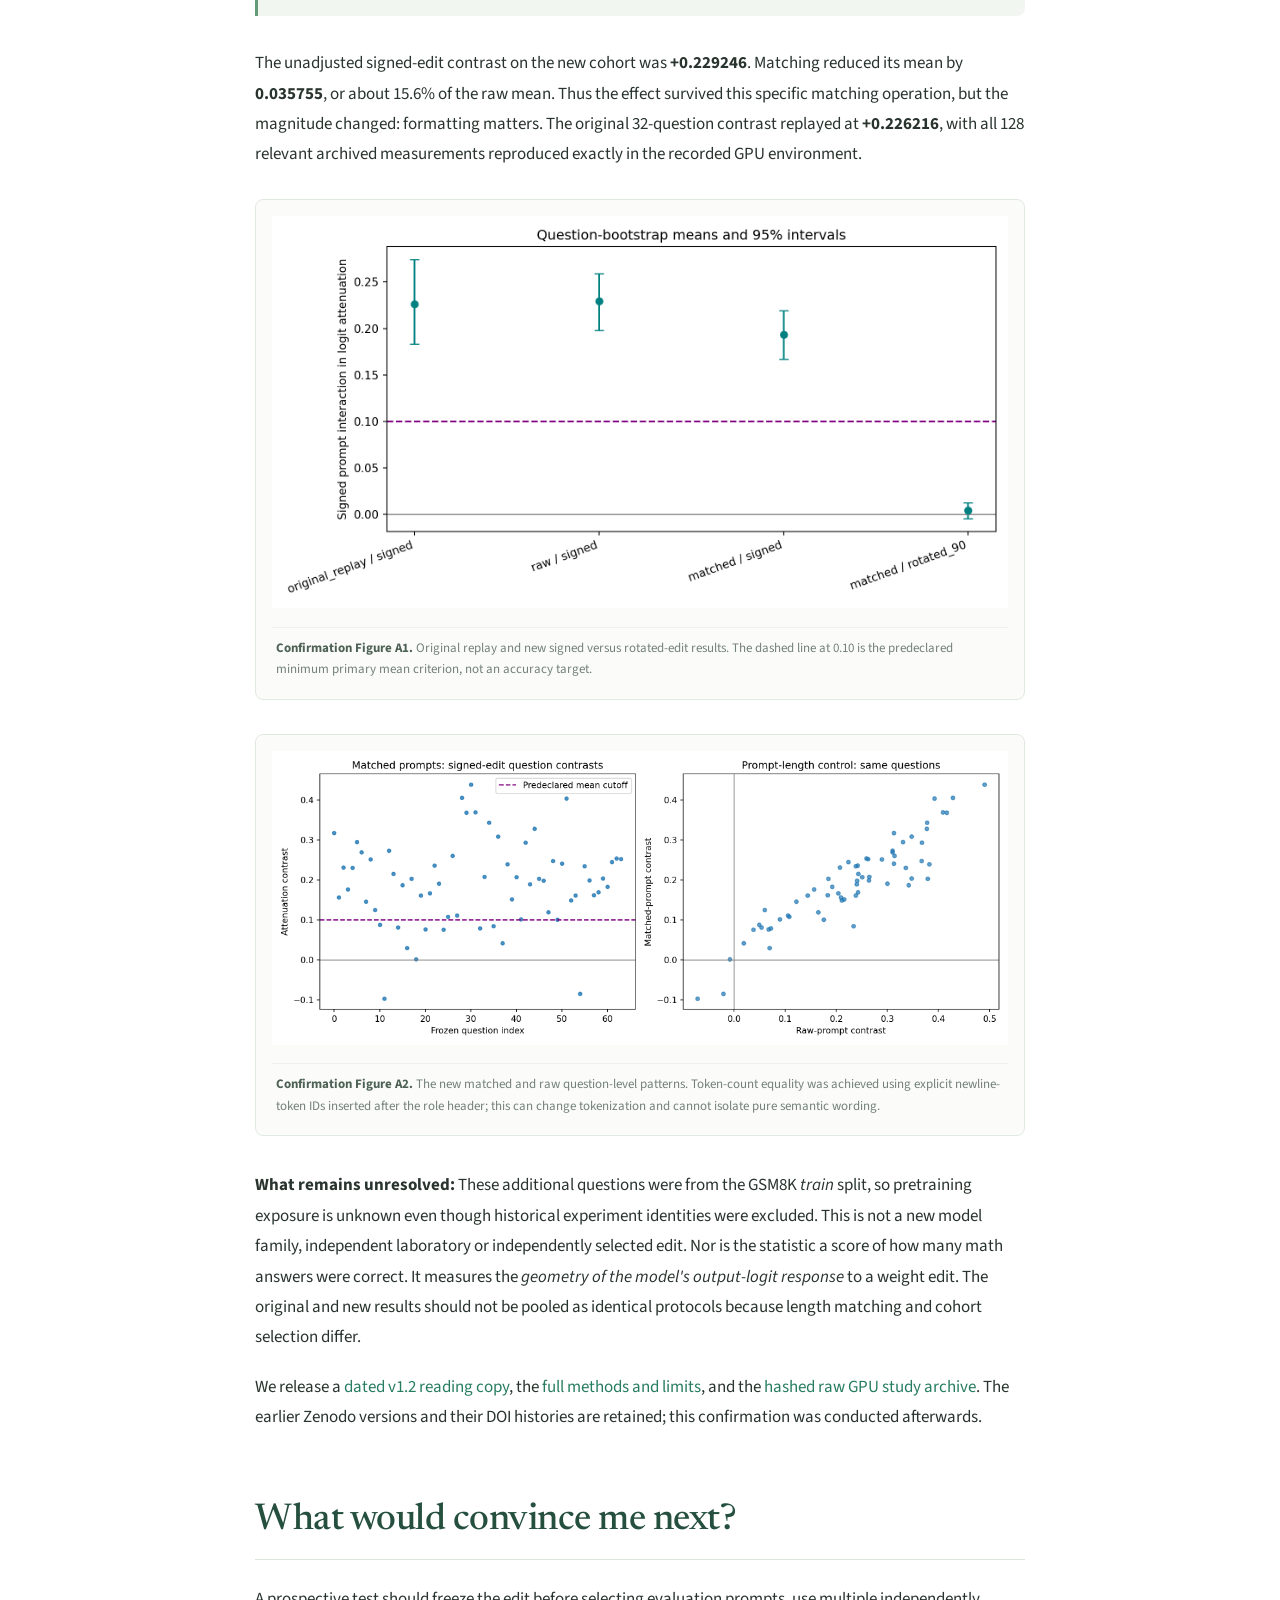
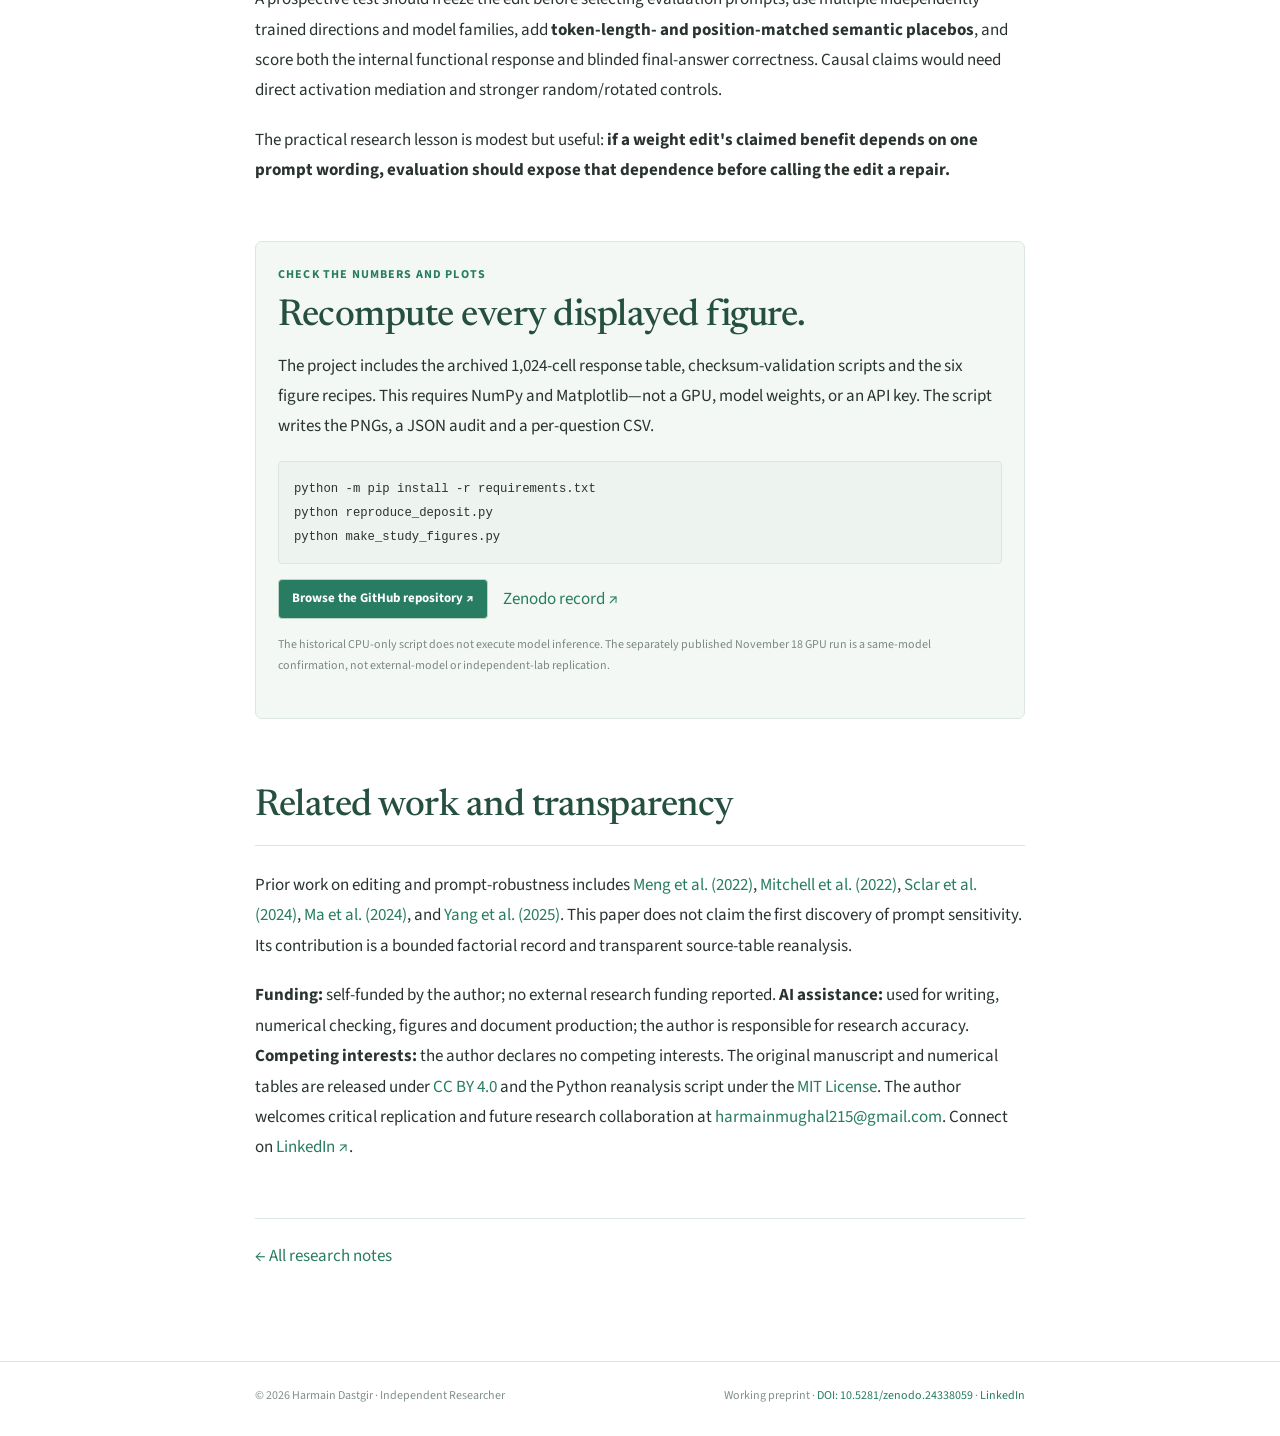
<file: docs/papers/one-frozen-edit.html>
<!doctype html>
<html lang="en">
<head>
  <meta charset="utf-8">
  <meta name="viewport" content="width=device-width, initial-scale=1">
  <meta name="description" content="Fluid Tensors Paper 1 studies prompt-conditioned effects of one frozen Qwen weight edit. Read its 64-question GPU confirmation, full preprint, figures and limitations.">
  <title>Fluid Tensors Paper 1 — One Frozen Edit, Four Ways to Ask</title>
  <meta name="author" content="Harmain Dastgir">
  <meta name="citation_title" content="One Frozen Edit, Four Ways to Ask: Prompt-Conditioned Functional Effects in a Transformer">
  <meta name="citation_author" content="Harmain Dastgir">
  <meta name="citation_publication_date" content="2026/11/16">
  <meta name="citation_online_date" content="2026/11/18">
  <meta name="citation_doi" content="10.5281/zenodo.24338059">
  <meta name="citation_pdf_url" content="https://harmain11.github.io/fluid-tensors/papers/One_Frozen_Edit_Paper_1_v1_2_Research_Update.pdf">
  <link rel="alternate" type="application/pdf" href="One_Frozen_Edit_Paper_1_v1_2_Research_Update.pdf">
  <meta name="theme-color" content="#f3f8f5">
  <meta name="robots" content="index, follow, max-image-preview:large">
  <link rel="canonical" href="https://harmain11.github.io/fluid-tensors/papers/one-frozen-edit.html">
  <link rel="icon" type="image/x-icon" href="../favicon.ico">
  <link rel="icon" type="image/svg+xml" href="../assets/ft-mark.svg">
  <link rel="apple-touch-icon" href="../apple-touch-icon.png">
  <link rel="manifest" href="../site.webmanifest">
  <meta property="og:type" content="article">
  <meta property="og:title" content="Fluid Tensors Paper 1 — One Frozen Edit, Four Ways to Ask">
  <meta property="og:description" content="A fixed historical edit changes attenuation contrast with prompt wording. Full methods, six archived-result plots, two new confirmation figures, reproducibility code and explicit limitations.">
  <meta property="og:url" content="https://harmain11.github.io/fluid-tensors/papers/one-frozen-edit.html">
  <meta property="og:image" content="https://harmain11.github.io/fluid-tensors/assets/social-cover.png">
  <meta property="og:image:width" content="1280">
  <meta property="og:image:height" content="640">
  <meta property="og:image:alt" content="Fluid Tensors paper: One frozen edit, four ways to ask; archived attenuation contrasts shown for four wording conditions.">
  <meta property="article:published_time" content="2026-11-16">
  <meta name="twitter:card" content="summary_large_image">
  <meta name="twitter:title" content="One Frozen Edit, Four Ways to Ask | Fluid Tensors">
  <meta name="twitter:description" content="17-page revised preprint, eight figures, 1,024 archived cells plus 1,152 GPU confirmation cells. Response geometry, not answer accuracy.">
  <meta name="twitter:image" content="https://harmain11.github.io/fluid-tensors/assets/social-cover.png">
  <script type="application/ld+json">
    {"@context":"https://schema.org","@type":"ScholarlyArticle","headline":"One Frozen Edit, Four Ways to Ask: Prompt-Conditioned Functional Effects in a Transformer","name":"One Frozen Edit, Four Ways to Ask: Prompt-Conditioned Functional Effects in a Transformer","description":"An archival reanalysis of prompt-conditioned attenuation contrasts from one historical Qwen2.5-1.5B weight-editing setting, with 32 original paired questions, a later 64-question within-model GPU confirmation, eight figures, and explicit causal limitations.","url":"https://harmain11.github.io/fluid-tensors/papers/one-frozen-edit.html","identifier":"https://doi.org/10.5281/zenodo.24338059","sameAs":"https://zenodo.org/records/24338059","datePublished":"2026-11-16","dateModified":"2026-11-18","inLanguage":"en","isAccessibleForFree":true,"author":{"@type":"Person","name":"Harmain Dastgir","sameAs":"https://www.linkedin.com/in/harmain-mughal-7b1845379","affiliation":{"@type":"Organization","name":"Independent Researcher"}},"publisher":{"@type":"Organization","name":"Zenodo"},"creativeWorkStatus":"Working preprint; not peer reviewed","license":"https://creativecommons.org/licenses/by/4.0/","keywords":["Fluid Tensors","transformer model editing","prompt sensitivity","weight-space interventions","attenuation","reproducible research"]}
  </script>
  <link rel="stylesheet" href="../editorial.css?v=paper1-seo-20261118">
  <script type="module" src="../site.js"></script>
</head>
<body class="article-page">
  <a class="skip-link" href="#main">Skip to research</a>
  <div class="reading-progress" id="readingProgress" aria-hidden="true"></div>
  <header class="site-header"><div class="shell nav-shell"><a class="brand" href="../index.html"><img src="../assets/ft-mark.svg" width="32" height="32" alt=""><span class="brand-wordmark">Fluid Tensors</span><span class="brand-qualifier">Research notes</span></a><nav class="site-nav" id="primaryNav" aria-label="Primary navigation"><a href="../index.html">Overview</a><a href="#methods">Methods</a><a href="#figures">Figures</a><a href="#confirmation">GPU confirmation</a><a href="#limitations">Limitations</a><a aria-current="page" href="one-frozen-edit.html">Full article</a></nav><button class="menu-toggle" type="button" aria-controls="primaryNav" aria-expanded="false" aria-label="Open navigation"><span></span><span></span></button></div></header>
  <main id="main">
    <section class="article-hero">
      <div class="article-container">
        <p class="eyebrow">Paper 1 / Transformer model editing <span class="release-badge">Zenodo Version 3 · 18 Nov 2026</span></p>
        <h1>One Frozen Edit, Four Ways to Ask</h1>
        <p class="article-dek">Prompt-Conditioned Functional Effects in a Transformer. A closer look at 1,024 archived measurements and 1,152 new GPU confirmation measurements, with eight research and diagnostic figures.</p>
        <div class="article-author"><span>Harmain Dastgir</span><span>Independent Researcher</span><span>First published 16 November 2026 • Version 3 released 18 November 2026</span></div>
        <div class="research-abstract" aria-labelledby="abstract-heading">
          <h2 id="abstract-heading">Abstract</h2>
          <p>This Fluid Tensors working preprint investigates whether the measured response to one frozen transformer weight intervention changes with prompt wording and instruction format. The archived Qwen2.5-1.5B-Instruct factorial study contains 1,024 response-geometry measurements from 32 GSM8K question identities, two intervention directions, four wording variants and four instruction templates. A November 18, 2026 GPU run replayed 128 archived cells and evaluated 64 additional GSM8K train questions using the same pinned model and edit. Across the new questions, the token-count-matched signed-edit contrast mean was +0.193491 (95% question-bootstrap interval [+0.166896, +0.219002]); 62 of 64 question-level effects were positive. The equal-norm orthogonal-control mean was +0.004060. These are last-token output-logit attenuation responses, not mathematics-answer accuracy. This within-model confirmation does not show cross-model generalization, isolate a neural circuit, or establish general-purpose model repair; residual formatting and pretraining-exposure confounds remain. The article links its numerical tables, verification scripts, figures, and archived GPU evidence.</p>
          <p class="abstract-links">Full text: <a href="One_Frozen_Edit_Paper_1_v1_2_Research_Update.pdf">Version 3 PDF</a> · <a href="https://doi.org/10.5281/zenodo.24338059">Zenodo DOI 10.5281/zenodo.24338059</a> · <a href="https://github.com/Harmain11/fluid-tensors">Reproducible materials</a>.</p>
        </div>
        <div class="article-cta"><a class="button button-primary" href="https://doi.org/10.5281/zenodo.24338059">Read Version 3 PDF ↗</a><a class="button button-outline" href="#confirmation">See new GPU figures ↘</a><a class="button button-outline" href="https://github.com/Harmain11/fluid-tensors">Code + data ↗</a></div>
        <p class="publication-note">Working preprint • Not peer reviewed • Historical reanalysis plus dated same-model GPU confirmation</p>
        <div class="version3-proof" aria-label="November 18 GPU confirmation overview">
          <div class="version3-proof-copy">
            <span class="proof-overline">NEW EVIDENCE / 64 ADDITIONAL QUESTIONS</span>
            <strong>+0.193491 <small>matched response contrast</small></strong>
            <p>95% question-bootstrap interval <b>[+0.166896, +0.219002]</b> · <b>62/64</b> paired effects positive · orthogonal-control mean <b>+0.004060</b>.</p>
            <p class="proof-boundary">These are final-token model-response measurements, not math-answer accuracy or cross-model replication.</p>
            <a class="hero-text-link" href="#confirmation">View the two new plots and limitations ↓</a>
          </div>
          <a class="version3-proof-figure" href="#confirmation" aria-label="Open the November 18 confirmation plot discussion"><img src="../assets/p1_confirmation_condition_contrasts.png" alt="Preview of Version 3 GPU Figure A1, comparing matched signed and orthogonal-control response contrasts" loading="eager"></a>
        </div>
        <div class="article-header-rule"></div>
      </div>
    </section>
    <article class="article-container article-body">
      <div class="lead-callout"><span>THE FINDING IN ONE SENTENCE</span><p>The same historical transformer edit had a <strong>+0.206</strong> functional contrast under original wording, but <strong>−0.021</strong> after a rewrite—and the contrast is measured on <em>attenuation</em>, not answer correctness.</p></div>
      <nav class="article-mini-toc" aria-label="In this research study"><span>ON THIS PAGE / READING ROUTE</span><a href="#context">Context ↗</a><a href="#methods">Methods ↗</a><a href="#figures">Eight figures ↗</a><a href="#limitations">Limits ↗</a><a href="#confirmation">New GPU result ↗</a><a href="#replication">Reproduction ↗</a></nav>

      <h2 id="context">Why this question matters</h2>
      <p>Weight edits are sometimes described as if a small, localized change gives a model a new stable behavior. But the same fixed parameters process very different token sequences when the prompt is rewritten. If an edit seems to work under one phrasing, how much of the effect is tied to the prompt itself?</p>
      <p>My wider Fluid Tensors experiments explored localized edits, activation pathways, and later repair strategies. Many of those broader repair attempts did not establish reliable task-level benefit. For this first public paper, I isolated a narrower result that can be checked numerically.</p>

      <h2>What was actually measured?</h2>
      <p>We analyzed a frozen, archived factorial matrix from one Qwen2.5-1.5B model/edit setting. Every cell records an <strong>attenuation</strong> response associated with a historical edit condition. The principal comparison is the response under a combined math-and-format instruction minus the response under a generic instruction, holding the question, wording and edit direction fixed.</p>
      <div class="stat-grid"><div><strong>32</strong><span>Question units</span></div><div><strong>2</strong><span>Directions</span></div><div><strong>4</strong><span>Wording variants</span></div><div><strong>1,024</strong><span>Archived cells</span></div></div>
      <p>The directions are a historical <code>signed</code> vector and one <code>rotated_90</code> control. Wording variants are original, reworded, formal and terse; each was tested across generic, math-only, format-only and math-plus-format templates. These are <strong>32 paired question units</strong>, not 1,024 independent sampled questions.</p>

      <h2 id="methods">How did we audit the table?</h2>
      <p>Each record is keyed by question ID, edit direction, wording and instruction template. The release code checks the <strong>SHA-256 checksum</strong> of the frozen source; rejects duplicate, absent and non-finite cells; verifies all 32 × 2 × 4 × 4 combinations; and confirms prompt-token counts for matching conditions across directions. Only after those checks does it recompute contrasts and figures.</p>
      <p>Let <code>A(q,d,v,t)</code> be the archived attenuation for question <code>q</code>, direction <code>d</code>, wording <code>v</code>, and template <code>t</code>. We compute <code>Δ(q,d,v) = A(q,d,v,math_format) − A(q,d,v,generic)</code>. The main estimate is the average across 32 questions of <code>Δ(q,signed,original) − Δ(q,signed,reworded)</code>. This is a <strong>difference of two within-question, within-direction contrasts</strong>; it is not an answer score or a probability of successful repair.</p>

      <h2 id="figures">Figure 1 — The original wording stands apart</h2>
      <p>For the signed historical direction, the mean math-plus-format versus generic attenuation contrast is <strong>+0.205542</strong> under the original wording. The same comparison is <strong>−0.020673</strong> after rewording, <strong>−0.045819</strong> in the formal variant and <strong>−0.002337</strong> in the terse variant. These are averages over the same 32 question IDs, not four unrelated question sets.</p>
      <figure class="article-figure"><button class="figure-open" type="button" data-figure-open aria-label="Enlarge Figure 1"><img src="../assets/figure01_wording_mean_with_ci.png" alt="Four wording-condition mean attenuation contrasts for the signed edit, with conditional question-bootstrap 95-percent intervals. Original +0.206, reworded -0.021, formal -0.046, terse -0.002." loading="lazy"></button><figcaption><strong>Figure 1.</strong> Signed-edit means of <code>math_format − generic</code> attenuation, with descriptive 95% question-bootstrap intervals. The error bars describe variation from question resampling in this fixed archival study; they are <strong>not accuracy intervals</strong> and do not account for edit selection.</figcaption></figure>
      <p>The visual contrast is notable because the underlying historical edit is held fixed in the recorded panel. What changes across the comparison is the input phrasing and its associated instruction-template presentation. Importantly, prompt semantics, total length and token positions are <strong>not separately randomized</strong>.</p>

      <h2>Figure 2 — What happens to a rotated control?</h2>
      <p>We repeated the same contrast for a direction rotated 90° from the signed vector in the historical setup. Under the original wording, its mean is <strong>−0.023924</strong> rather than the signed direction's <strong>+0.205542</strong>. Across the other three wording families, both directions exhibit varying, generally smaller contrasts. This is useful comparative evidence, but one rotated direction is not a formal random-control distribution.</p>
      <figure class="article-figure"><button class="figure-open" type="button" data-figure-open aria-label="Enlarge Figure 2"><img src="../assets/figure02_direction_control.png" alt="Historical signed and 90-degree rotated control edit direction mean attenuation contrasts across the four prompt wordings." loading="lazy"></button><figcaption><strong>Figure 2.</strong> Signed and 90°-rotated direction contrasts across wordings. The visual tests <em>direction specificity in the archived panel</em>; it does not prove a unique pathway, randomization validity or independently learned transfer.</figcaption></figure>

      <h2>Figure 3 — All 32 question-level differences</h2>
      <p>For each question, we subtracted the signed/reworded functional contrast from the signed/original contrast. The mean paired difference is <strong>+0.226216</strong>, with median <strong>+0.241814</strong>. All <strong>32 of 32</strong> individual differences were positive in this frozen question panel, but the magnitudes span <strong>+0.008832 to +0.712422</strong>. That spread is worth showing: it prevents an aggregate bar from implying identical behavior for every question.</p>
      <figure class="article-figure"><button class="figure-open" type="button" data-figure-open aria-label="Enlarge Figure 3"><img src="../assets/figure03_question_level_paired_effects.png" alt="Every one of 32 sorted question-level original-minus-reworded paired attenuation contrasts is positive, but sizes range from 0.009 to 0.712." loading="lazy"></button><figcaption><strong>Figure 3.</strong> Individual original-minus-reworded paired signed-edit contrasts. <code>Q01–Q32</code> are sorted effect ranks for legibility, <strong>not source question IDs</strong>; the mapping to the archived IDs is preserved in the downloadable CSV.</figcaption></figure>
      <p>A 20,000-draw nonparametric bootstrap, resampling the <strong>32 questions</strong> with replacement, produces the percentile 95% interval <strong>[+0.184256, +0.274149]</strong> for this paired mean (seed: <code>20261116</code>). This describes conditional question-sampling variability. It does not cover uncertainty from how the edit, the prompt variants or the questions were historically selected.</p>

      <h2>Figure 4 — Look at the whole response matrix</h2>
      <p>The 1,024 cells are not just four summary bars. We can inspect each instruction template inside each wording family for both directions. These two heatmaps average the <strong>raw attenuation</strong> across 32 questions for every wording-by-template cell. They make the factorial design visible, including patterns that a single math-plus-format versus generic contrast might hide.</p>
      <figure class="article-figure"><button class="figure-open" type="button" data-figure-open aria-label="Enlarge Figure 4"><img src="../assets/figure04_factorial_response_heatmaps.png" alt="Side-by-side four by four heatmaps of raw archived mean attenuation for signed versus 90-degree rotated control directions, by wording and instruction template." loading="lazy"></button><figcaption><strong>Figure 4.</strong> Full two-direction response map. Unlike Figures 1–3, the heatmap cells are <strong>raw mean attenuation, not subtracted contrasts</strong>. Both panels share one color scale; each cell averages 32 recorded question responses.</figcaption></figure>
      <p>The heatmaps help identify where the archival interaction resides, but they do not tell us whether an effect is semantic, a length artifact, a token-position interaction or a specific computational circuit. Resolving those explanations would require prospectively designed controls.</p>

      <h2 id="limitations">Why this is <em>not</em> a reasoning breakthrough</h2>
      <div class="caution-box"><strong>Not measured:</strong> whether the answer to a math question became correct. <strong>Not demonstrated:</strong> general-purpose repair, a unique internal mechanism, independent edit transfer, or a phase transition.</div>
      <ul>
        <li><strong>Prompt-length confound.</strong> In the original-wording panel, generic prompts averaged 100.25 tokens, versus 114.25 for math-plus-format. The template changes add 14 or 15 tokens across wording families. Semantics, length and token positions changed together.</li>
        <li><strong>Historical edit selection.</strong> The intervention was selected in earlier work. Its full independent provenance has not been reconstructed in the release package.</li>
        <li><strong>One model/edit context.</strong> The reanalysis covers one Qwen2.5-1.5B setup, not fresh edits on multiple model families.</li>
        <li><strong>Original table replay versus newer GPU run.</strong> The original Python script checks the archived CSV. The separate November 18 GPU run replayed 128 original values and measured 64 further questions on the same pinned model/edit.</li>
        <li><strong>Negative nearby evidence.</strong> Other Fluid Tensors evaluations did not show reliable math-correctness improvement or broad autonomous repair. Those results cannot be replaced by a larger attenuation contrast.</li>
      </ul>

      <h2>Supplementary plots — uncertainty and the unresolved confound</h2>
      <p>Two additional graphics show diagnostics that are easy to overlook when only the main result is shown. They are included in the full paper appendix and regenerated by the same public plotting script.</p>
      <figure class="article-figure"><button class="figure-open" type="button" data-figure-open aria-label="Enlarge Supplementary Figure S1"><img src="../assets/figureS1_bootstrap_distribution.png" alt="Bootstrap histogram of 20,000 resampled 32-question paired-effect means, with observed mean 0.226 and percentile 95-percent interval 0.184 to 0.274." loading="lazy"></button><figcaption><strong>Supplementary Figure S1.</strong> The distribution of 20,000 question-level bootstrap means. The observed mean and percentile limits are marked. This is not a new experiment and does not correct historical selection bias.</figcaption></figure>
      <figure class="article-figure"><button class="figure-open" type="button" data-figure-open aria-label="Enlarge Supplementary Figure S2"><img src="../assets/figureS2_prompt_token_diagnostics.png" alt="Recorded mean prompt token counts across four wordings and four templates, plus a chart of the extra 14 to 15 tokens added by math-and-format instruction compared with generic." loading="lazy"></button><figcaption><strong>Supplementary Figure S2.</strong> Mean archived prompt lengths and the <strong>14–15 additional tokens</strong> in math-plus-format versus generic inputs. This is direct evidence of a confounding change in the experimental conditions; there was no length- and position-matched intervention.</figcaption></figure>

      <h2>How should the figures be read together?</h2>
      <p>Figure 1 identifies a wording-conditioned mean attenuation contrast; Figure 2 asks whether that contrast looks similar for a rotated control; Figure 3 shows the distribution of paired observations rather than hiding behind a single mean; and Figure 4 displays the broader factorial measurements. Figure S1 checks the resampling arithmetic, while Figure S2 makes clear why the recorded contrast is <strong>not evidence that wording semantics alone caused the difference</strong>.</p>
      <p>Even the consistent 32/32 positive sign pattern should be interpreted only within the <em>historically chosen</em> edit and archived question set. A true independent test would pre-register the selection process and evaluate held-out question types with several separately constructed directions and matched-length placebos.</p>

      <h2 id="confirmation">November 18 update: a fresh GPU confirmation</h2>
      <p>The original paper's first result was an audit of a historical 32-question factorial table. We have now completed an additional GPU experiment with the <strong>same frozen Qwen2.5-1.5B-Instruct model, pinned revision and rank-four layer-19 intervention</strong>. This added <strong>64 question identities</strong> selected outside the historical exclusion registry, plus a newly executed <strong>128-cell replay</strong> of the original contrast. The study archived <strong>1,152 complete measurements</strong> and passed every recorded numerical-quality gate.</p>
      <p>Why is this useful? It asks whether the original prompt-dependent response is visible on different question identities, rather than only in the archived examples. It also tests what happens when the input token counts are equalized and when the weight modification is rotated to an equally strong but orthogonal direction.</p>
      <div class="lead-callout"><span>NEW CONFIRMATION RESULT / SAME MODEL</span><p>On the 64 new questions, the token-count-matched signed-edit interaction was <strong>+0.193491</strong> (95% question-bootstrap interval <strong>[+0.166896, +0.219002]</strong>), positive on <strong>62 out of 64</strong> questions. The orthogonal control averaged <strong>+0.004060</strong> and its interval <strong>[−0.004614, +0.012629]</strong> included zero.</p></div>
      <p>The unadjusted signed-edit contrast on the new cohort was <strong>+0.229246</strong>. Matching reduced its mean by <strong>0.035755</strong>, or about 15.6% of the raw mean. Thus the effect survived this specific matching operation, but the magnitude changed: formatting matters. The original 32-question contrast replayed at <strong>+0.226216</strong>, with all 128 relevant archived measurements reproduced exactly in the recorded GPU environment.</p>
      <figure class="article-figure"><button class="figure-open" type="button" data-figure-open aria-label="Enlarge November 18 confirmation result"><img src="../assets/p1_confirmation_condition_contrasts.png" alt="Question-level bootstrap mean contrasts: original replay, new raw signed direction, new length-matched signed direction and near-zero orthogonal edit." loading="lazy"></button><figcaption><strong>Confirmation Figure A1.</strong> Original replay and new signed versus rotated-edit results. The dashed line at 0.10 is the predeclared minimum primary mean criterion, not an accuracy target.</figcaption></figure>
      <figure class="article-figure"><button class="figure-open" type="button" data-figure-open aria-label="Enlarge confirmation length-matching diagnostic"><img src="../assets/p1_confirmation_matched_vs_raw.png" alt="Sixty-four paired question-level effects under token-count matching and raw-prompt comparisons." loading="lazy"></button><figcaption><strong>Confirmation Figure A2.</strong> The new matched and raw question-level patterns. Token-count equality was achieved using explicit newline-token IDs inserted after the role header; this can change tokenization and cannot isolate pure semantic wording.</figcaption></figure>
      <p><strong>What remains unresolved:</strong> These additional questions were from the GSM8K <em>train</em> split, so pretraining exposure is unknown even though historical experiment identities were excluded. This is not a new model family, independent laboratory or independently selected edit. Nor is the statistic a score of how many math answers were correct. It measures the <em>geometry of the model's output-logit response</em> to a weight edit. The original and new results should not be pooled as identical protocols because length matching and cohort selection differ.</p>
      <p>We release a <a href="https://github.com/Harmain11/fluid-tensors/blob/main/paper1-confirmation-2026-11-18/One_Frozen_Edit_Paper_1_v1_2_Research_Update.pdf">dated v1.2 reading copy</a>, the <a href="https://github.com/Harmain11/fluid-tensors/blob/main/paper1-confirmation-2026-11-18/PAPER1_CONFIRMATION_ADDENDUM.md">full methods and limits</a>, and the <a href="https://github.com/Harmain11/fluid-tensors/blob/main/paper1-confirmation-2026-11-18/FT_P1_CONFIRMATION_2026_11_18_ALL_RESULTS.zip">hashed raw GPU study archive</a>. The earlier Zenodo versions and their DOI histories are retained; this confirmation was conducted afterwards.</p>

      <h2>What would convince me next?</h2>
      <p>A prospective test should freeze the edit before selecting evaluation prompts, use multiple independently trained directions and model families, add <strong>token-length- and position-matched semantic placebos</strong>, and score both the internal functional response and blinded final-answer correctness. Causal claims would need direct activation mediation and stronger random/rotated controls.</p>
      <p>The practical research lesson is modest but useful: <strong>if a weight edit's claimed benefit depends on one prompt wording, evaluation should expose that dependence before calling the edit a repair.</strong></p>

      <section class="reproduce-panel" id="replication"><p class="eyebrow dark-eyebrow">CHECK THE NUMBERS AND PLOTS</p><h2>Recompute every displayed figure.</h2><p>The project includes the archived 1,024-cell response table, checksum-validation scripts and the six figure recipes. This requires NumPy and Matplotlib—not a GPU, model weights, or an API key. The script writes the PNGs, a JSON audit and a per-question CSV.</p><pre><code>python -m pip install -r requirements.txt
python reproduce_deposit.py
python make_study_figures.py</code></pre><div class="action-row"><a class="button button-dark" href="https://github.com/Harmain11/fluid-tensors">Browse the GitHub repository ↗</a><a class="text-link" href="https://doi.org/10.5281/zenodo.24338059">Zenodo record ↗</a></div><p class="fine-print">The historical CPU-only script does not execute model inference. The separately published November 18 GPU run is a same-model confirmation, not external-model or independent-lab replication.</p></section>

      <h2>Related work and transparency</h2>
      <p>Prior work on editing and prompt-robustness includes <a href="https://rome.baulab.info/">Meng et al. (2022)</a>, <a href="https://openreview.net/pdf?id=0DcZxeWfOPt">Mitchell et al. (2022)</a>, <a href="https://proceedings.iclr.cc/paper_files/paper/2024/hash/6c0e99d736da621403018ca7b32b1a4d-Abstract-Conference.html">Sclar et al. (2024)</a>, <a href="https://doi.org/10.18653/v1/2024.emnlp-main.906">Ma et al. (2024)</a>, and <a href="https://aclanthology.org/2025.acl-long.745/">Yang et al. (2025)</a>. This paper does not claim the first discovery of prompt sensitivity. Its contribution is a bounded factorial record and transparent source-table reanalysis.</p>
      <p><strong>Funding:</strong> self-funded by the author; no external research funding reported. <strong>AI assistance:</strong> used for writing, numerical checking, figures and document production; the author is responsible for research accuracy. <strong>Competing interests:</strong> the author declares no competing interests. The original manuscript and numerical tables are released under <a href="https://creativecommons.org/licenses/by/4.0/">CC BY 4.0</a> and the Python reanalysis script under the <a href="https://opensource.org/license/mit">MIT License</a>. The author welcomes critical replication and future research collaboration at <a href="mailto:harmainmughal215@gmail.com">harmainmughal215@gmail.com</a>. Connect on <a href="https://www.linkedin.com/in/harmain-mughal-7b1845379" target="_blank" rel="noopener noreferrer">LinkedIn ↗</a>.</p>
      <div class="end-rule"><a class="text-link" href="../index.html">← All research notes</a></div>
    </article>
  </main>
  <footer class="site-footer"><div class="reading-width"><span>© 2026 Harmain Dastgir · Independent Researcher</span><span>Working preprint · <a href="https://doi.org/10.5281/zenodo.24338059">DOI: 10.5281/zenodo.24338059</a> · <a href="https://www.linkedin.com/in/harmain-mughal-7b1845379" target="_blank" rel="noopener noreferrer">LinkedIn</a></span></div></footer>
  <dialog class="figure-dialog" id="figureDialog" aria-labelledby="figureDialogTitle"><div class="figure-dialog-header"><span id="figureDialogTitle">Research figure</span><button type="button" data-dialog-close aria-label="Close enlarged figure">Close <span aria-hidden="true">×</span></button></div><img id="figureDialogImage" alt=""><p id="figureDialogCaption"></p></dialog>
</body>
</html>
</file>
<file: docs/editorial.css>
@import url('https://fonts.googleapis.com/css2?family=Newsreader:ital,opsz,wght@0,6..72,400;0,6..72,500;1,6..72,400&family=Source+Sans+3:wght@400;500;600;700&display=swap');

:root{--text:#29342e;--muted:#697972;--green:#277c61;--green-dark:#17654c;--tint:#f3f8f5;--soft:#f7faf8;--line:#dce7e0;--paper:#fff;--danger:#ae6b53;--sans:'Source Sans 3',-apple-system,BlinkMacSystemFont,'Segoe UI',Arial,sans-serif}
:root{--display:'Newsreader',Georgia,'Times New Roman',serif;--deep:#173f35;--copper:#b47860}
*{box-sizing:border-box}
html{scroll-behavior:smooth;scroll-padding-top:25px}
body{margin:0;background:var(--paper);color:var(--text);font:17px/1.77 var(--sans);-webkit-font-smoothing:antialiased}
img{max-width:100%;height:auto}button{font:inherit;cursor:pointer}a{color:var(--green);text-decoration:none}a:hover{text-decoration:underline}
h1,h2,h3,p,figure{margin:0}strong{font-weight:700}h1,h2,h3{line-height:1.24}
code,pre{font-family:Consolas,'SFMono-Regular',monospace;font-size:.85em}code{background:#edf3ef;padding:2px 4px;border-radius:3px}
:focus-visible{outline:3px solid #4f9b79;outline-offset:3px}
.reading-width,.article-container{width:min(770px,calc(100% - 44px));margin-left:auto;margin-right:auto}
.shell{width:min(1150px,calc(100% - 52px));margin-inline:auto}
.skip-link{position:absolute;top:-70px;left:12px;z-index:100;background:#fff;padding:9px 13px;border:1px solid var(--line)}.skip-link:focus{top:10px}
.reading-progress{position:fixed;top:0;left:0;height:2px;width:0;background:var(--green);z-index:100;pointer-events:none}

/* Quiet, familiar academic site header */
.site-header{background:#fff;border-bottom:1px solid #e9efeb}
.nav-shell{height:76px;display:flex;align-items:center;justify-content:space-between;gap:28px}
.brand{font-size:16px;font-weight:700;color:#56645d;white-space:nowrap;display:inline-flex;align-items:center;gap:9px;line-height:1.2}
.brand:hover{color:var(--green);text-decoration:none}.brand>span{font-size:13px;font-weight:400;color:#87918a;padding-left:9px;border-left:1px solid #d8e2dc}
.brand-symbol{display:inline-flex;align-items:center;justify-content:center;background:#e6f1eb;color:var(--green);width:32px;height:32px;border-radius:6px;font-weight:700;font-size:15px;gap:2px}
.brand-symbol i{width:3px;height:3px;border-radius:50%;background:var(--green)}.brand-symbol span{color:var(--green);font-size:16px;border:0;padding:0}
.brand-name{font-weight:700;color:#56645d}.brand-name small{display:block;font-size:11px;font-weight:400;color:#87918a}
.site-nav{display:flex;align-items:center;gap:30px;margin-left:auto;font-size:15px;font-weight:500}
.site-nav a{color:#64716a;padding:7px 0}.site-nav a:hover,.site-nav a[aria-current='page']{color:var(--green);text-decoration:none}
.nav-link-pill{border:1px solid #d3e2d8;border-radius:4px;padding:7px 12px;font-size:13px;white-space:nowrap;color:var(--green)}
.menu-toggle{display:none;background:transparent;border:0;padding:8px;width:37px;height:36px}.menu-toggle span{display:block;height:2px;width:23px;background:#596f62;margin:5px 0}

/* Publication identity and bibliographic strip */
.paper-hero,.article-hero{background:var(--tint);border-bottom:1px solid #edf2ef;padding:55px 0 63px}
.paper-category,.eyebrow{font-size:12px;font-weight:700;letter-spacing:1.15px;text-transform:uppercase;color:var(--green);margin-bottom:18px}
.paper-hero h1,.article-hero h1{font-size:clamp(38px,4.5vw,55px);font-weight:700;letter-spacing:-1.35px;line-height:1.15;color:#25312b;max-width:775px}
.paper-subtitle,.article-dek{font-size:19px;line-height:1.5;color:#64736b;margin-top:17px;max-width:700px}
.article-hero h1 em{font-style:normal;color:var(--text)}.article-hero .eyebrow{color:var(--green)}
.paper-meta{display:grid;grid-template-columns:1fr 1fr 1fr 1fr;gap:25px;padding:24px 0 25px;border-bottom:1px solid #e5ece7;font-size:14px;line-height:1.6}
.paper-meta>div{display:flex;flex-direction:column;gap:5px}.paper-meta strong{color:var(--green)}
.meta-label{display:block;color:#78867e;font-size:11px;font-weight:700;text-transform:uppercase;letter-spacing:.85px}
.article-author{display:flex;flex-wrap:wrap;gap:22px;color:#64736a;font-size:13px;margin-top:22px}
.article-author span:first-child{font-weight:700;color:var(--green)}
.article-cta{display:flex;gap:14px;flex-wrap:wrap;margin-top:23px}
.button,.article-cta .button-outline{display:inline-flex;align-items:center;justify-content:center;padding:9px 16px;border:1px solid #bed5c6;border-radius:5px;color:var(--green-dark);background:#fff;font-size:13px;font-weight:700;text-decoration:none}
.button:hover,.article-cta .button-outline:hover{background:#e9f4ed;text-decoration:none}
.article-cta .button-primary{background:var(--green);color:white;border-color:var(--green)}.article-cta .button-primary:hover{background:var(--green-dark)}
.publication-note{font-size:12px;color:#7d8981;margin-top:19px}.article-header-rule{display:none}

/* The reading experience */
.research-prose{padding-top:38px;padding-bottom:95px}.research-prose p,.article-body p{margin:0 0 19px}
.research-prose .intro{font-size:18px;line-height:1.8;margin-top:30px}
.research-prose section{margin-top:66px;scroll-margin-top:25px}
.research-prose h2,.article-body h2{font-size:33px;line-height:1.24;font-weight:500;letter-spacing:-.4px;color:#384a40;margin:0 0 24px;padding-bottom:12px;border-bottom:1px solid var(--line)}
.research-prose h3,.article-body h3{font-size:20px;line-height:1.35;font-weight:600;margin:0 0 10px}
.research-prose ul,.article-body ul{padding-left:26px;margin:16px 0 22px}.research-prose li,.article-body li{padding-left:2px;margin-bottom:9px}
.tldr,.lead-callout{background:var(--tint);border:1px solid #e2eee6;border-radius:8px;padding:21px 22px;margin-bottom:32px}
.tldr>strong,.lead-callout>span{display:block;font-size:12px;font-weight:700;letter-spacing:.4px;color:#2d4537;margin-bottom:7px}
.tldr p{font-size:16px;line-height:1.66;margin:0 0 12px}.tldr p:last-child{margin:0}
.article-body{padding-top:35px;padding-bottom:90px;font-size:17px;line-height:1.79}
.article-body h2{margin-top:57px}.article-body .lead-callout p{font-size:17px;line-height:1.65;margin:0}
.article-mini-toc{border-top:1px solid var(--line);border-bottom:1px solid var(--line);padding:15px 0;margin:27px 0 34px;display:flex;flex-wrap:wrap;gap:7px 22px;font-size:13px}
.article-mini-toc span{flex-basis:100%;font-size:11px;text-transform:uppercase;font-weight:700;color:#718279;letter-spacing:.8px}
.article-mini-toc a{color:var(--green)}

/* Compact evidence metrics and selector, designed as a figure—not a product dashboard. */
.study-facts,.stat-grid{display:grid;grid-template-columns:repeat(4,1fr);gap:9px;padding:24px 0;margin:25px 0 34px;border-top:1px solid var(--line);border-bottom:1px solid var(--line)}
.study-facts>div,.stat-grid>div{display:flex;flex-direction:column;gap:3px}
.study-facts strong,.stat-grid strong{font-size:28px;font-weight:600;color:var(--green);line-height:1.25}.study-facts span,.stat-grid span{font-size:12px;color:#7b877f}
.experiment-panel{border:1px solid #dfe8e2;border-radius:7px;background:#fff;overflow:hidden;margin:30px 0 0}
.experiment-controls{padding:23px 24px 0}.experiment-controls h3{font-size:20px;font-weight:700;margin-bottom:5px}.experiment-controls p{font-size:14px;line-height:1.55;color:#718078;margin-bottom:12px}
.wording-controls{display:flex;flex-wrap:wrap;gap:20px;border-bottom:1px solid #dce7e0;margin-top:15px}
.wording-controls button{padding:10px 2px;background:transparent;border:0;border-bottom:3px solid transparent;color:#69766f;font-size:15px;font-weight:600}
.wording-controls button:hover{color:var(--green)}.wording-controls button[aria-pressed='true']{color:var(--green-dark);border-color:var(--green)}
.experiment-display{background:var(--soft);padding:24px;border-top:0}
.display-top{display:flex;justify-content:space-between;gap:12px;flex-wrap:wrap;font-size:12px;color:#718078}
.display-top span:last-child{font-size:11px;font-weight:700;letter-spacing:.65px;color:var(--green)}
.reading-value{display:flex;align-items:baseline;gap:22px;margin-top:10px}.reading-value output{font-size:57px;font-weight:700;line-height:1.1;letter-spacing:-1.5px;color:var(--green-dark);font-variant-numeric:tabular-nums}
.experiment-panel[data-tone='negative'] .reading-value output{color:var(--danger)}.reading-value>span{font-size:12px;color:#8c9990}
.axis-caption{display:flex;justify-content:space-between;font-size:11px;color:#89968d;margin:22px 0 3px}
.signed-track{height:32px;position:relative;border-bottom:1px solid #bacbc0;background:repeating-linear-gradient(to right,transparent 0,transparent calc(12.5% - 1px),#e6eee8 calc(12.5% - 1px),#e6eee8 12.5%)}
.track-center{position:absolute;left:50%;height:32px;width:2px;background:#99b9a7}.contrast-meter{position:absolute;top:13px;height:9px;max-width:50%;transition:width .22s}
.contrast-meter.positive{left:50%;background:#5aab82}.contrast-meter.negative{right:50%;background:#c98c76}
.experiment-display h3{font-size:18px;font-weight:600;margin-top:20px;margin-bottom:6px}.experiment-display p{font-size:14px;line-height:1.65;color:#6b7971;margin:0}
.data-details{margin-top:0;border:1px solid #dfe8e2;border-top:0;border-radius:0 0 7px 7px;padding:0 20px 5px}
.data-details summary{cursor:pointer;color:var(--green);font-size:13px;padding:13px 0}.data-details table{width:100%;border-collapse:collapse;margin-bottom:15px;font-size:14px}.data-details caption{text-align:left;color:#85928a;margin-bottom:8px;font-size:12px}
.data-details th,.data-details td{border-bottom:1px solid var(--line);text-align:left;padding:6px 4px}.data-details thead{color:#506958}

/* Scientific figures are presented in the text, at full natural width. */
.research-figure,.article-figure{margin:29px 0 34px;border:1px solid #e3ebe5;border-radius:6px;padding:12px;background:#fff}
.research-figure button,.article-figure button{border:0;padding:0;background:transparent;display:block;width:100%;cursor:zoom-in}
.research-figure img,.article-figure img{width:100%;height:auto;object-fit:contain;background:#fff}
.research-figure figcaption,.article-figure figcaption{border-top:1px solid #eef2ef;padding:10px 4px 2px;margin-top:8px;font-size:13px;line-height:1.65;color:#738078}
.research-figure figcaption strong,.article-figure figcaption strong{color:#4e6155}
.end-note,.reproduce-panel{margin-top:55px;padding:22px;background:var(--tint);border:1px solid var(--line);border-radius:7px}
.end-note>strong{font-size:17px}.end-note p{font-size:14px;line-height:1.65;margin:10px 0 0}
.reproduce-panel h2{border:0!important;padding:0!important;margin:0 0 13px!important}.reproduce-panel .eyebrow{margin-bottom:11px}
.reproduce-panel pre{background:#edf3ef;padding:15px;overflow:auto;border:1px solid #dce6df;border-radius:4px;line-height:1.65}.reproduce-panel pre code{background:transparent;padding:0}
.action-row{display:flex;align-items:center;flex-wrap:wrap;gap:15px;margin:15px 0}.action-row .button-dark{background:var(--green);color:white;padding:7px 13px;border-radius:4px;font-size:13px}
.fine-print{font-size:12px;color:#7b8a80}.caution-box{background:#fff7f0;border-left:3px solid #cf9877;padding:14px 17px;margin:12px 0;font-size:14px}
.end-rule{border-top:1px solid var(--line);padding-top:22px;margin-top:55px}

/* Lightweight modal for full-size scientific images */
.figure-dialog{max-width:min(1010px,94vw);max-height:93vh;border:1px solid var(--line);border-radius:7px;padding:15px 19px;background:#fff;color:var(--text);box-shadow:0 18px 65px #152d1e39}
.figure-dialog::backdrop{background:#14291dad}.figure-dialog-header{display:flex;align-items:center;justify-content:space-between;gap:18px;padding-bottom:12px;border-bottom:1px solid var(--line);font-size:13px;color:#637a6b}
.figure-dialog-header button{border:1px solid var(--line);background:var(--tint);border-radius:4px;padding:5px 10px;color:var(--green);font-size:13px}
.figure-dialog img{display:block;max-width:100%;max-height:73vh;object-fit:contain;margin:15px auto}.figure-dialog p{font-size:13px;color:#6e7e72;line-height:1.6}

.site-footer{border-top:1px solid var(--line);padding:23px 0 30px;font-size:12px;color:#819087}
.site-footer .reading-width{display:flex;flex-wrap:wrap;justify-content:space-between;gap:10px}.site-footer .shell{display:flex;flex-wrap:wrap;justify-content:space-between;gap:16px}
.footer-top{display:none}.footer-bottom{display:flex;gap:17px;flex-wrap:wrap}.footer-bottom>span{display:block}

/* Version 3 GPU confirmation is intentionally visible before archival detail. */
.release-badge{display:inline-flex;align-items:center;border:1px solid #9fbeab;background:#e4f0e7;color:#1c6a49;border-radius:999px;padding:5px 10px;font:700 11px/1.3 var(--sans);letter-spacing:.35px;text-transform:none;white-space:normal}
.article-hero .eyebrow .release-badge{vertical-align:middle;margin-left:12px}
#confirmation h2::before{content:'LATEST / VERSION 3 GPU CONFIRMATION'}
.version3-proof{display:grid;grid-template-columns:minmax(0,1.2fr) minmax(230px,.8fr);gap:21px;align-items:center;background:#fff;border:1px solid #d6e6d9;border-radius:10px;padding:20px;margin-top:24px;box-shadow:0 12px 35px #2448340b}
.version3-proof-copy .proof-overline{display:block;font-size:11px;font-weight:700;letter-spacing:1.2px;color:#34835c;margin-bottom:8px}
.version3-proof-copy>strong{display:block;color:#1e5d44;font:600 32px/1.15 var(--display);letter-spacing:-.5px}
.version3-proof-copy>strong small{font:600 12px/1.3 var(--sans);color:#6a8474;letter-spacing:0}
.version3-proof-copy p{font-size:13px;line-height:1.55;color:#4e6758;margin:9px 0}
.version3-proof-copy .proof-boundary{font-size:12px;color:#7c897f;margin:9px 0 12px}
.version3-proof-figure{display:block;min-width:0;border:1px solid #e3ebe3;border-radius:6px;padding:8px;background:#fcfdfb;transition:background .2s ease}
.version3-proof-figure:hover{background:#f1f7f2}
.version3-proof-figure img{display:block;width:100%;height:auto;object-fit:contain}
@media(max-width:650px){.release-badge{font-size:10px}.article-hero .eyebrow .release-badge{margin-left:0;margin-top:8px}.version3-proof{grid-template-columns:1fr;padding:14px;gap:14px}.version3-proof-copy>strong{font-size:28px}}

/* Fluid Tensors identity: an editorial issue cover with a measured signal. */
.brand{gap:10px;color:var(--deep)}
.brand img{display:block;flex:none;border-radius:9px}
.brand .brand-wordmark{font-size:17px;font-weight:700;letter-spacing:-.3px;color:var(--deep);padding:0;border:0}
.brand .brand-qualifier{font-size:12px;font-weight:500;letter-spacing:.12px;color:#8a9990;padding-left:12px;margin-left:4px;border-left:1px solid #d8e4db}
.site-nav a[aria-current='page']{border-bottom:1px solid var(--green)}
.paper-hero{background:#f1f5ef;padding:0;border-bottom:1px solid #dfe8df}
.hero-grid{display:grid;grid-template-columns:minmax(0,1.04fr) minmax(380px,.96fr);gap:65px;align-items:center;padding-top:78px;padding-bottom:76px}
.hero-copy{min-width:0}
.paper-category{display:flex;align-items:center;gap:12px;font-size:11px;letter-spacing:1.5px;margin-bottom:26px;color:#54806a}
.category-separator{color:#b5cbbc;font-size:20px;font-weight:400;line-height:0}
.paper-hero .hero-copy h1{font:500 clamp(56px,5.6vw,79px)/.99 var(--display);letter-spacing:-2px;color:#1f3f32;max-width:none}
.paper-hero .hero-copy h1 em{color:#397b60;font-style:italic;font-weight:400}
.paper-hero .paper-subtitle{font-size:18px;color:#38554a;font-weight:600;line-height:1.5;margin-top:27px}
.hero-intro{font-size:17px;line-height:1.72;color:#687b6e;max-width:500px;margin-top:17px}
.hero-actions{display:flex;flex-wrap:wrap;gap:13px 21px;align-items:center;margin-top:30px}
.hero-actions .button-primary{background:var(--deep);color:#fff;border-color:var(--deep);font-size:14px;font-weight:600;padding:12px 18px;border-radius:5px}
.hero-actions .button-primary:hover{background:#315e49;color:#fff;text-decoration:none}
.hero-text-link{font-size:14px;font-weight:600;letter-spacing:.1px;color:#386f55}
.hero-comparison{margin:0;background:#fff;border:1px solid #d5e2d7;border-radius:11px;padding:25px 26px 20px;box-shadow:0 13px 45px #2448340b;min-width:0}
.hero-figure-head{display:flex;justify-content:space-between;gap:8px;color:#82978a;font-size:10px;font-weight:700;letter-spacing:1.05px;text-transform:uppercase;padding-bottom:18px;border-bottom:1px solid #e6eee6}
.hero-figure-title{display:flex;justify-content:space-between;align-items:baseline;gap:12px;margin:22px 0 21px}
.hero-figure-title strong{font:500 24px/1.2 var(--display);color:var(--deep)}
.hero-figure-title span{color:#81948a;font-size:12px;white-space:nowrap}
.hero-plot-scale{display:flex;justify-content:space-between;margin:0 92px 5px 81px;color:#90a197;font-size:10px;letter-spacing:.1px}
.hero-plot-row{display:grid;grid-template-columns:80px minmax(0,1fr) 89px;align-items:center;gap:11px;min-height:43px;font-size:13px}
.hero-plot-row>span{color:#486658;font-weight:600}.hero-plot-row>strong{text-align:right;font-size:12px;color:#536f5f;letter-spacing:-.15px;font-variant-numeric:tabular-nums}
.hero-plot-track{height:24px;position:relative;background:repeating-linear-gradient(to right,transparent 0,transparent calc(25% - 1px),#eff4ef calc(25% - 1px),#eff4ef 25%);border-bottom:1px solid #e1eae1}
.hero-zero{position:absolute;left:50%;height:24px;width:1px;background:#96ad9e;top:0}
.hero-plot-track>b{height:8px;position:absolute;top:8px;border-radius:2px;min-width:2px}
.hero-positive{left:50%;background:#4d9270}.hero-negative{right:50%;background:#bd8874}
.hero-comparison figcaption{border-top:1px solid #e6eee6;margin-top:21px;padding-top:14px;font-size:11px;line-height:1.6;color:#829388}
.hero-comparison figcaption strong{color:#5b7b68;font-weight:600}
.hero-bottom{display:flex;justify-content:space-between;gap:20px;flex-wrap:wrap;border-top:1px solid #dce7db;padding-top:17px;padding-bottom:20px;color:#78907e;font-size:11px;letter-spacing:.8px;text-transform:uppercase}
.paper-meta{padding-top:29px;padding-bottom:29px}
.paper-meta strong{color:var(--deep)}
.research-prose{padding-top:52px}
.research-prose h2,.article-body h2{font:500 37px/1.12 var(--display);color:#254f3e;letter-spacing:-.5px;padding-bottom:18px;border-color:#dbe7dc}
.research-prose h2::before{display:block;font:600 11px/1.5 var(--sans);letter-spacing:1.4px;color:#8da798;margin-bottom:13px}
#explore h2::before{content:'01 / RESULTS'}
#evidence h2::before{content:'02 / THE FIGURES'}
#methods h2::before{content:'03 / THE AUDIT'}
#limitations h2::before{content:'04 / INTERPRETATION'}
.research-prose h3,.article-body h3{color:#234a37}
.tldr,.lead-callout{background:#f1f6f0;border:0;border-left:3px solid #669b77;border-radius:0 8px 8px 0;padding:24px 25px}
.tldr>strong,.lead-callout>span{letter-spacing:1.2px}
.experiment-panel{border-top:3px solid var(--deep)}
.research-figure,.article-figure{background:#fbfcf9;border:1px solid #e1eae0;border-radius:8px;padding:16px}
.research-figure button,.article-figure button{transition:opacity .2s ease}.research-figure button:hover,.article-figure button:hover{opacity:.92}
.article-hero{background:#f1f5ef;padding:68px 0 66px}
.article-hero h1{font:500 clamp(48px,5.5vw,66px)/1.02 var(--display);letter-spacing:-1.4px;color:var(--deep)}
.article-dek{font-size:18px;max-width:620px}
.article-author{border-top:1px solid #d8e6da;padding-top:17px;max-width:620px}
.article-cta .button-primary{background:var(--deep);border-color:var(--deep)}
.article-cta .button-primary:hover{background:#315e49}
.article-body h2{margin-top:67px}

@media(max-width:850px){
  .site-nav{gap:16px}.nav-shell{gap:15px}.nav-link-pill{display:none}
  .paper-meta{grid-template-columns:1fr 1fr;gap:16px 22px}
  .hero-grid{grid-template-columns:1fr;gap:35px;padding-top:61px;padding-bottom:42px}
  .hero-comparison{max-width:630px}
}
@media(max-width:650px){
  body{font-size:16px}.shell{width:calc(100% - 34px)}.reading-width,.article-container{width:calc(100% - 36px)}
  .nav-shell{height:63px}.brand{font-size:15px}.brand>span{display:none}.brand .brand-wordmark{display:inline;font-size:16px}.brand-name{font-size:15px}.brand-name small{font-size:10px}
  .menu-toggle{display:block;margin-left:auto}.site-nav{display:none;position:absolute;top:63px;left:0;right:0;padding:16px 20px;background:#fff;border-bottom:1px solid var(--line);z-index:50;box-shadow:0 12px 20px #25392c10}
  .site-nav.is-open{display:flex;flex-direction:column;align-items:flex-start;gap:7px}
  .paper-hero,.article-hero{padding:38px 0 43px}.paper-hero h1,.article-hero h1{font-size:37px;letter-spacing:-.9px}.paper-subtitle,.article-dek{font-size:17px}
  .paper-meta{font-size:13px}.research-prose{padding-top:29px}.research-prose h2,.article-body h2{font-size:28px}
  .research-prose section{margin-top:50px}.study-facts,.stat-grid{grid-template-columns:1fr 1fr;gap:18px}.study-facts strong,.stat-grid strong{font-size:25px}
  .experiment-controls,.experiment-display{padding:18px}.wording-controls{gap:10px}.wording-controls button{font-size:13px}.reading-value output{font-size:49px}
  .article-author{gap:9px 18px}.article-mini-toc{gap:7px 13px}
  .research-figure,.article-figure{padding:6px;margin:25px 0}.research-figure figcaption,.article-figure figcaption{padding:9px 5px;font-size:12px}
  .hero-grid{padding-top:39px;padding-bottom:33px;gap:32px}
  .paper-hero .hero-copy h1{font-size:clamp(49px,11vw,64px);letter-spacing:-1.3px}
  .paper-hero .paper-subtitle{font-size:17px;margin-top:20px}.hero-intro{font-size:15px;margin-top:14px}
  .hero-comparison{padding:18px 14px 16px}.hero-figure-title strong{font-size:20px}
  .hero-plot-row{grid-template-columns:66px minmax(0,1fr) 74px;gap:6px;font-size:12px}.hero-plot-row>strong{font-size:10px}
  .hero-plot-scale{margin-left:69px;margin-right:75px}
  .hero-bottom{font-size:10px;padding-bottom:15px}.research-prose{padding-top:36px}
  .research-prose h2,.article-body h2{font-size:33px}.article-hero h1{font-size:48px}
}
/* Search and Scholar discovery: visible, human-readable abstracts and research answers. */
.research-abstract{margin:26px 0 22px;padding:19px 23px;background:#fff;border:1px solid #d9e8de;border-left:4px solid var(--green);border-radius:8px}
.research-abstract h2{margin:0 0 10px;font-size:19px;line-height:1.35;color:var(--deep)}
.research-abstract p{margin:0 0 11px;font-size:14px;line-height:1.72}
.research-abstract p.abstract-links{margin-bottom:0;font-size:13px}
#questions h3{margin:24px 0 8px;font-size:20px;line-height:1.35;color:var(--deep)}
#questions h3+p{margin-top:0}
@media(max-width:650px){.research-abstract{padding:17px 16px}.research-abstract p{font-size:14px}#questions h3{font-size:19px}}
@media(prefers-reduced-motion:reduce){html{scroll-behavior:auto}*,*::before,*::after{transition:none!important;animation:none!important}}
</file>
